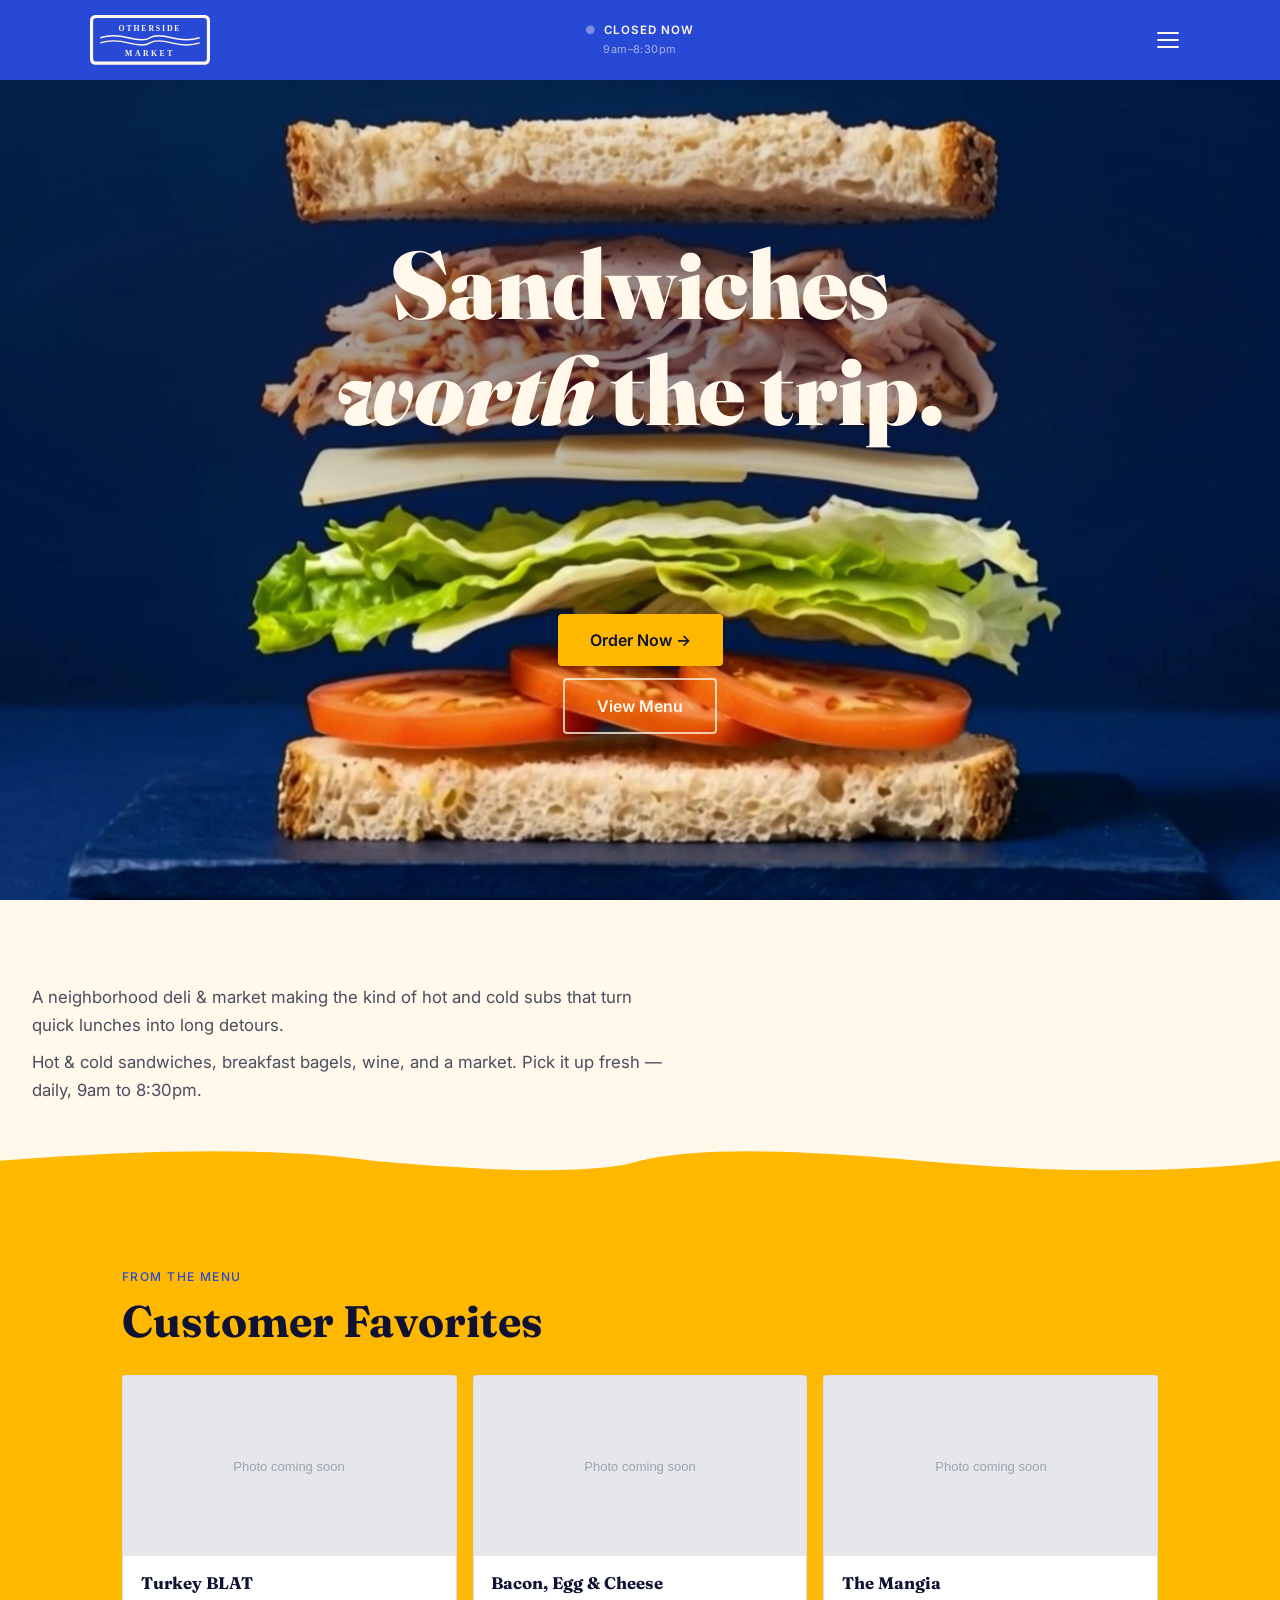
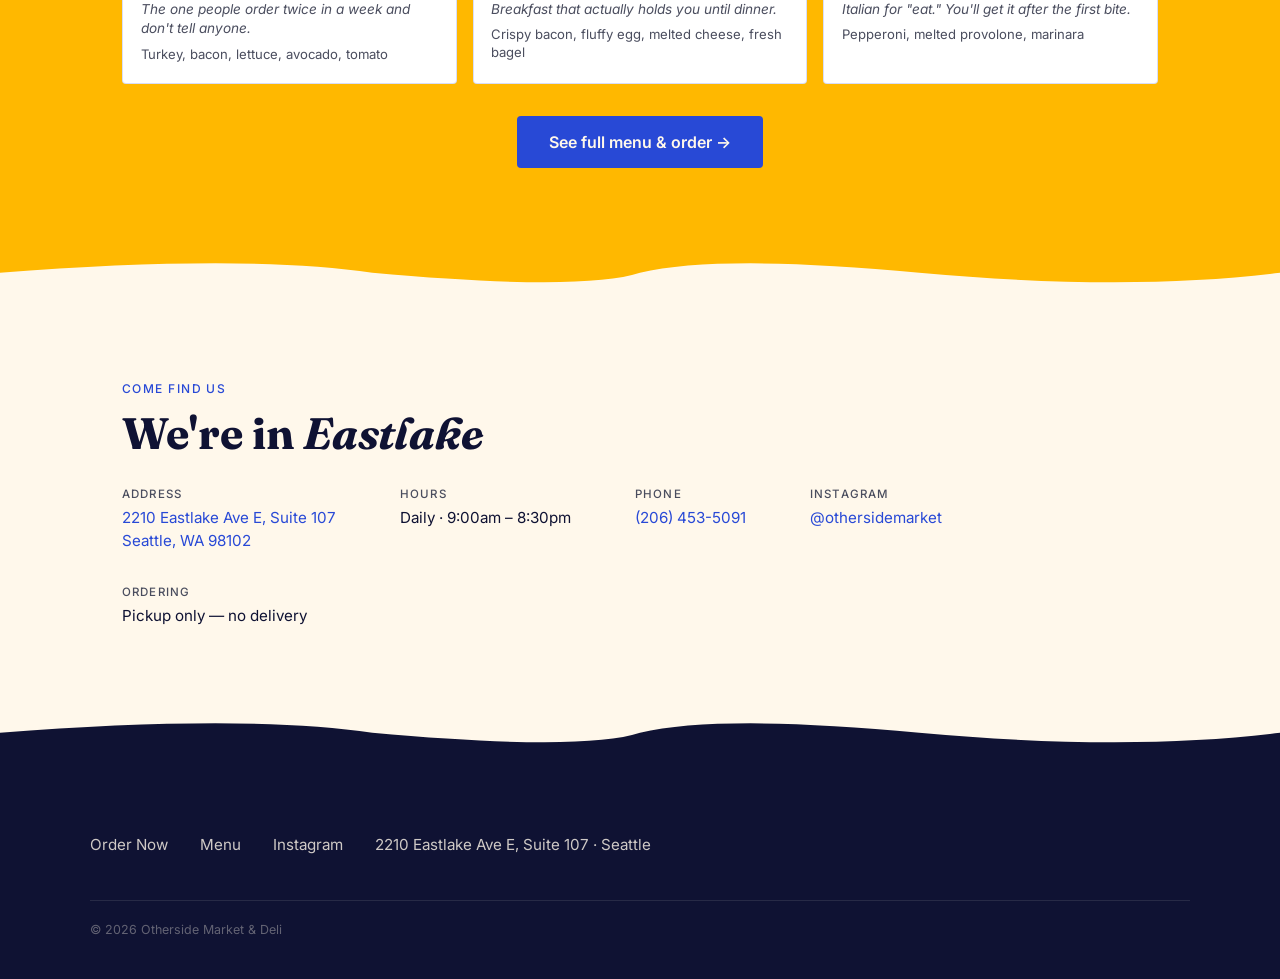
<file: index.html>
<!DOCTYPE html>
<html lang="en">
<head>
  <meta charset="UTF-8" />
  <meta name="viewport" content="width=device-width, initial-scale=1.0" />

  <!-- SEO -->
  <title>Otherside Market &amp; Deli — Eastlake, Seattle</title>
  <meta name="description" content="A neighborhood deli &amp; market in Eastlake, Seattle. Hot &amp; cold sandwiches, breakfast bagels, wine, and groceries. Order online for pickup." />
  <meta name="keywords" content="deli Seattle, sandwich shop Eastlake, Otherside Market, pickup order Seattle" />
  <link rel="canonical" href="https://www.othersidemarketdeli.com/" />

  <!-- Open Graph -->
  <meta property="og:type" content="website" />
  <meta property="og:site_name" content="Otherside Market &amp; Deli" />
  <meta property="og:title" content="Otherside Market &amp; Deli — Eastlake, Seattle" />
  <meta property="og:description" content="A neighborhood deli &amp; market in Eastlake, Seattle. Hot &amp; cold sandwiches, breakfast bagels, wine, and groceries." />
  <meta property="og:url" content="https://www.othersidemarketdeli.com/" />
  <meta property="og:image" content="https://www.othersidemarketdeli.com/images/og-image.jpg" />
  <meta property="og:image:width" content="1200" />
  <meta property="og:image:height" content="630" />

  <!-- Twitter / X -->
  <meta name="twitter:card" content="summary_large_image" />
  <meta name="twitter:title" content="Otherside Market &amp; Deli" />
  <meta name="twitter:description" content="A neighborhood deli &amp; market in Eastlake, Seattle." />
  <meta name="twitter:image" content="https://www.othersidemarketdeli.com/images/og-image.jpg" />

  <!-- Favicon (placeholder — swap when client provides assets) -->
  <link rel="icon" type="image/png" href="images/favicon.png" />
  <link rel="apple-touch-icon" href="images/apple-touch-icon.png" />

  <!-- Fonts -->
  <link rel="preconnect" href="https://fonts.googleapis.com" />
  <link rel="preconnect" href="https://fonts.gstatic.com" crossorigin />
  <link href="https://fonts.googleapis.com/css2?family=Fraunces:ital,opsz,wght@0,9..144,400;0,9..144,700;0,9..144,900;1,9..144,400;1,9..144,700&family=Inter:wght@400;500;600&display=swap" rel="stylesheet" />

  <link rel="stylesheet" href="css/styles.css" />
</head>
<body>

  <!-- ===== NAV ===== -->
  <header class="site-nav" role="navigation" aria-label="Main navigation">
    <div class="nav-inner">

      <a class="nav-logo" href="index.html" aria-label="Otherside Market &amp; Deli — home">
        <svg class="logo-svg" viewBox="0 0 116 48" xmlns="http://www.w3.org/2000/svg" aria-hidden="true" focusable="false">
          <rect width="116" height="48" rx="5" fill="#fff8eb"/>
          <rect x="3" y="3" width="110" height="42" rx="3" fill="#2849d6"/>
          <text x="58" y="15" text-anchor="middle" font-family="Georgia, 'Times New Roman', serif" font-size="7.5" font-weight="700" fill="#fff8eb" letter-spacing="1.8">OTHERSIDE</text>
          <path d="M10,22 Q22,18 37,22 Q52,26 58,22 Q64,18 79,22 Q94,26 106,22" fill="none" stroke="#fff8eb" stroke-width="1.4"/>
          <path d="M10,27 Q22,23 37,27 Q52,31 58,27 Q64,23 79,27 Q94,31 106,27" fill="none" stroke="#fff8eb" stroke-width="1.4"/>
          <text x="58" y="40" text-anchor="middle" font-family="Georgia, 'Times New Roman', serif" font-size="7.5" font-weight="700" fill="#fff8eb" letter-spacing="2.4">MARKET</text>
        </svg>
      </a>

      <div class="nav-status" aria-live="polite">
        <span class="open-now">OPEN NOW</span>
        <span class="nav-hours">9am–8:30pm</span>
      </div>

      <button class="hamburger-btn" id="hamburger-btn" aria-label="Open menu" aria-expanded="false">
        <svg class="icon-menu" width="22" height="16" viewBox="0 0 22 16" fill="none" aria-hidden="true">
          <rect y="0"  width="22" height="2" rx="1" fill="#fff8eb"/>
          <rect y="7"  width="22" height="2" rx="1" fill="#fff8eb"/>
          <rect y="14" width="22" height="2" rx="1" fill="#fff8eb"/>
        </svg>
        <svg class="icon-close" width="18" height="18" viewBox="0 0 18 18" fill="none" aria-hidden="true">
          <path d="M1 1L17 17M17 1L1 17" stroke="#fff8eb" stroke-width="2" stroke-linecap="round"/>
        </svg>
      </button>

      <nav class="nav-dropdown" id="nav-dropdown" aria-label="Site navigation" aria-hidden="true">
        <a class="dropdown-order-btn" href="pages/order.html">Order Now</a>
        <a class="dropdown-link" href="pages/menu.html">View Menu</a>
        <a class="dropdown-link" href="https://instagram.com/othersidemarket" target="_blank" rel="noopener noreferrer">
          <svg width="36" height="36" viewBox="0 0 24 24" fill="none" xmlns="http://www.w3.org/2000/svg" aria-hidden="true">
            <rect x="2" y="2" width="20" height="20" rx="5.5" stroke="#fff8eb" stroke-width="1.5"/>
            <circle cx="12" cy="12" r="4.5" stroke="#fff8eb" stroke-width="1.5"/>
            <circle cx="17.2" cy="6.8" r="1.1" fill="#fff8eb"/>
          </svg>
          Instagram
        </a>
      </nav>

    </div>
  </header>

  <!-- ===== HERO ===== -->
  <section class="hero" id="home" aria-labelledby="hero-headline">

    <!-- Scroll-driven sandwich frame sequence — fixed behind all hero content -->
    <div class="hero-video-bg" aria-hidden="true">
      <canvas id="sandwich-frame" class="hero-video"></canvas>
    </div>

    <div class="hero-image-full">
      <!-- Replace with real food/interior photo when available -->
      <img
        src="data:image/svg+xml,%3Csvg xmlns='http://www.w3.org/2000/svg' width='1200' height='600'%3E%3Crect width='1200' height='600' fill='%23c0cdff'/%3E%3Ctext x='600' y='305' font-family='sans-serif' font-size='16' fill='%232849d6' text-anchor='middle' opacity='0.5'%3EHero photo coming soon%3C/text%3E%3C/svg%3E"
        alt="Otherside Market &amp; Deli"
        width="1200"
        height="600"
      />
      <div class="hero-overlay">
        <h1 id="hero-headline">Sandwiches<br><em>worth</em> the trip.</h1>
        <div class="hero-actions">
          <a class="btn-primary" href="pages/order.html">Order Now →</a>
          <a class="btn-ghost" href="pages/menu.html">View Menu</a>
        </div>
      </div>
    </div>

  </section>

  <!-- wave: video → cream (cream fills from the bottom, video shows above) -->
  <div class="wave-divider wave-hero-to-cream" aria-hidden="true">
    <svg viewBox="0 0 110 44" preserveAspectRatio="none" height="52" xmlns="http://www.w3.org/2000/svg">
      <path fill="#fff8eb" d="M0,44 L0,21 Q21,5 32,21 Q50,37 55,21 Q62,5 79,21 Q97,37 110,21 L110,44 Z"/>
    </svg>
  </div>

  <div class="hero-caption">
    <p>A neighborhood deli &amp; market making the kind of hot and cold subs that turn quick lunches into long detours.</p>
    <p>Hot &amp; cold sandwiches, breakfast bagels, wine, and a market. Pick it up fresh — daily, 9am to 8:30pm.</p>
  </div>

  <!-- wave: cream → yellow -->
  <div class="wave-divider wave-to-yellow" aria-hidden="true">
    <svg viewBox="0 0 110 44" preserveAspectRatio="none" height="52" xmlns="http://www.w3.org/2000/svg">
      <path fill="#fff8eb" d="M0,0 L0,21 Q21,5 32,21 Q50,37 55,21 Q62,5 79,21 Q97,37 110,21 L110,0 Z"/>
    </svg>
  </div>

  <!-- ===== MENU HIGHLIGHTS ===== -->
  <section class="menu-highlights" id="menu" aria-labelledby="menu-heading">
    <div class="container">
    <span class="eyebrow reveal">From the menu</span>
    <h2 id="menu-heading" class="reveal">Customer Favorites</h2>

    <div class="highlights-grid">

      <article class="highlight-card reveal">
        <div class="highlight-card-img">
          <img
            src="data:image/svg+xml,%3Csvg xmlns='http://www.w3.org/2000/svg' width='400' height='180'%3E%3Crect width='400' height='180' fill='%23e5e7eb'/%3E%3Ctext x='200' y='95' font-family='sans-serif' font-size='13' fill='%239ca3af' text-anchor='middle'%3EPhoto coming soon%3C/text%3E%3C/svg%3E"
            alt="Turkey BLAT"
            width="400"
            height="180"
            loading="lazy"
          />
        </div>
        <div class="highlight-card-body">
          <h3>Turkey BLAT</h3>
          <p class="card-tagline">The one people order twice in a week and don't tell anyone.</p>
          <p class="card-ingredients-text">Turkey, bacon, lettuce, avocado, tomato</p>
        </div>
      </article>

      <article class="highlight-card reveal">
        <div class="highlight-card-img">
          <img
            src="data:image/svg+xml,%3Csvg xmlns='http://www.w3.org/2000/svg' width='400' height='180'%3E%3Crect width='400' height='180' fill='%23e5e7eb'/%3E%3Ctext x='200' y='95' font-family='sans-serif' font-size='13' fill='%239ca3af' text-anchor='middle'%3EPhoto coming soon%3C/text%3E%3C/svg%3E"
            alt="Bacon, Egg &amp; Cheese"
            width="400"
            height="180"
            loading="lazy"
          />
        </div>
        <div class="highlight-card-body">
          <h3>Bacon, Egg &amp; Cheese</h3>
          <p class="card-tagline">Breakfast that actually holds you until dinner.</p>
          <p class="card-ingredients-text">Crispy bacon, fluffy egg, melted cheese, fresh bagel</p>
        </div>
      </article>

      <article class="highlight-card reveal">
        <div class="highlight-card-img">
          <img
            src="data:image/svg+xml,%3Csvg xmlns='http://www.w3.org/2000/svg' width='400' height='180'%3E%3Crect width='400' height='180' fill='%23e5e7eb'/%3E%3Ctext x='200' y='95' font-family='sans-serif' font-size='13' fill='%239ca3af' text-anchor='middle'%3EPhoto coming soon%3C/text%3E%3C/svg%3E"
            alt="The Mangia"
            width="400"
            height="180"
            loading="lazy"
          />
        </div>
        <div class="highlight-card-body">
          <h3>The Mangia</h3>
          <p class="card-tagline">Italian for "eat." You'll get it after the first bite.</p>
          <p class="card-ingredients-text">Pepperoni, melted provolone, marinara</p>
        </div>
      </article>

    </div>

    <div class="highlights-cta reveal">
      <a class="btn-primary" href="pages/menu.html">See full menu &amp; order →</a>
    </div>
    </div><!-- /.container -->
  </section>

  <!-- wave: yellow → cream -->
  <div class="wave-divider wave-to-cream" aria-hidden="true">
    <svg viewBox="0 0 110 44" preserveAspectRatio="none" height="52" xmlns="http://www.w3.org/2000/svg">
      <path fill="#ffb800" d="M0,0 L0,21 Q21,5 32,21 Q50,37 55,21 Q62,5 79,21 Q97,37 110,21 L110,0 Z"/>
    </svg>
  </div>

  <!-- ===== VISIT ===== -->
  <section class="visit-section" id="visit" aria-labelledby="visit-heading">
    <div class="container">
      <span class="eyebrow reveal">Come find us</span>
      <h2 id="visit-heading" class="reveal">We're in <em>Eastlake</em></h2>

      <div class="visit-info reveal">
        <div class="visit-detail">
          <span class="visit-label">Address</span>
          <span class="visit-value">
            <a href="https://maps.apple.com/?q=2210+Eastlake+Ave+E,+Suite+107,+Seattle,+WA+98102" target="_blank" rel="noopener noreferrer">
              2210 Eastlake Ave E, Suite 107<br />Seattle, WA 98102
            </a>
          </span>
        </div>
        <div class="visit-detail">
          <span class="visit-label">Hours</span>
          <span class="visit-value">Daily · 9:00am – 8:30pm</span>
        </div>
        <div class="visit-detail">
          <span class="visit-label">Phone</span>
          <span class="visit-value">
            <a href="tel:+12064535091">(206) 453-5091</a>
          </span>
        </div>
        <div class="visit-detail">
          <span class="visit-label">Instagram</span>
          <span class="visit-value">
            <a href="https://instagram.com/othersidemarket" target="_blank" rel="noopener noreferrer">@othersidemarket</a>
          </span>
        </div>
        <div class="visit-detail">
          <span class="visit-label">Ordering</span>
          <span class="visit-value">Pickup only — no delivery</span>
        </div>
      </div>
    </div>
  </section>

  <!-- wave: cream → dark -->
  <div class="wave-divider wave-to-dark" aria-hidden="true">
    <svg viewBox="0 0 110 44" preserveAspectRatio="none" height="52" xmlns="http://www.w3.org/2000/svg">
      <path fill="#fff8eb" d="M0,0 L0,21 Q21,5 32,21 Q50,37 55,21 Q62,5 79,21 Q97,37 110,21 L110,0 Z"/>
    </svg>
  </div>

  <!-- ===== FOOTER ===== -->
  <footer class="site-footer" role="contentinfo">
    <div class="footer-inner">

      <nav class="footer-links" aria-label="Footer links">
        <a href="pages/order.html">Order Now</a>
        <a href="pages/menu.html">Menu</a>
        <a href="https://instagram.com/othersidemarket" target="_blank" rel="noopener noreferrer">Instagram</a>
        <a href="https://maps.apple.com/?q=2210+Eastlake+Ave+E,+Suite+107,+Seattle,+WA+98102" target="_blank" rel="noopener noreferrer">2210 Eastlake Ave E, Suite 107 · Seattle</a>
      </nav>

      <div class="footer-bottom">
        <span>© 2026 Otherside Market &amp; Deli</span>
      </div>

    </div>
  </footer>

  <!-- Local Business Schema -->
  <script type="application/ld+json">
  {
    "@context": "https://schema.org",
    "@type": "Restaurant",
    "name": "Otherside Market & Deli",
    "description": "A neighborhood deli and market in Eastlake, Seattle.",
    "url": "https://www.othersidemarketdeli.com",
    "telephone": "+12064535091",
    "address": {
      "@type": "PostalAddress",
      "streetAddress": "2210 Eastlake Ave E, Suite 107",
      "addressLocality": "Seattle",
      "addressRegion": "WA",
      "postalCode": "98102",
      "addressCountry": "US"
    },
    "geo": {
      "@type": "GeoCoordinates",
      "latitude": 47.6407,
      "longitude": -122.3246
    },
    "openingHours": "Mo-Su 09:00-20:30",
    "servesCuisine": ["Sandwiches", "Deli", "American"],
    "priceRange": "$$",
    "sameAs": ["https://www.instagram.com/othersidemarket/"]
  }
  </script>

  <script src="js/main.js"></script>
</body>
</html>
</file>
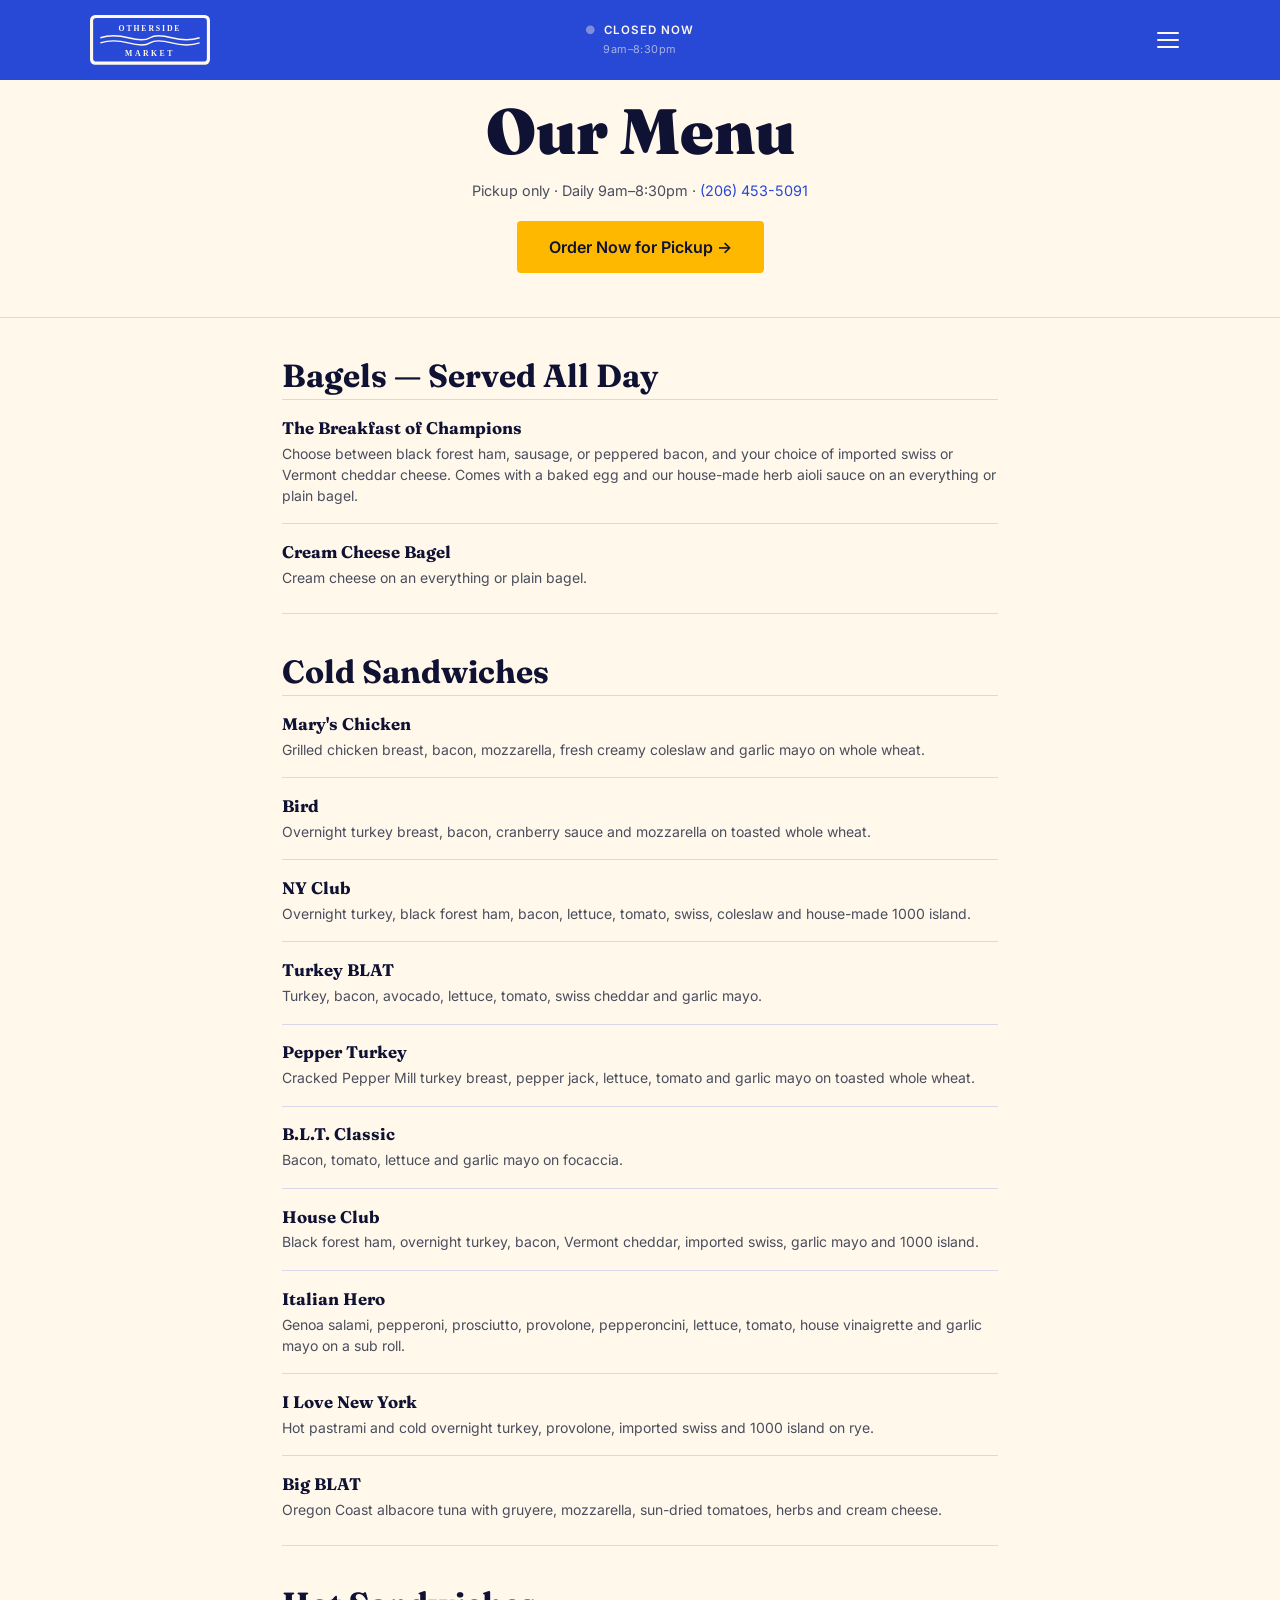
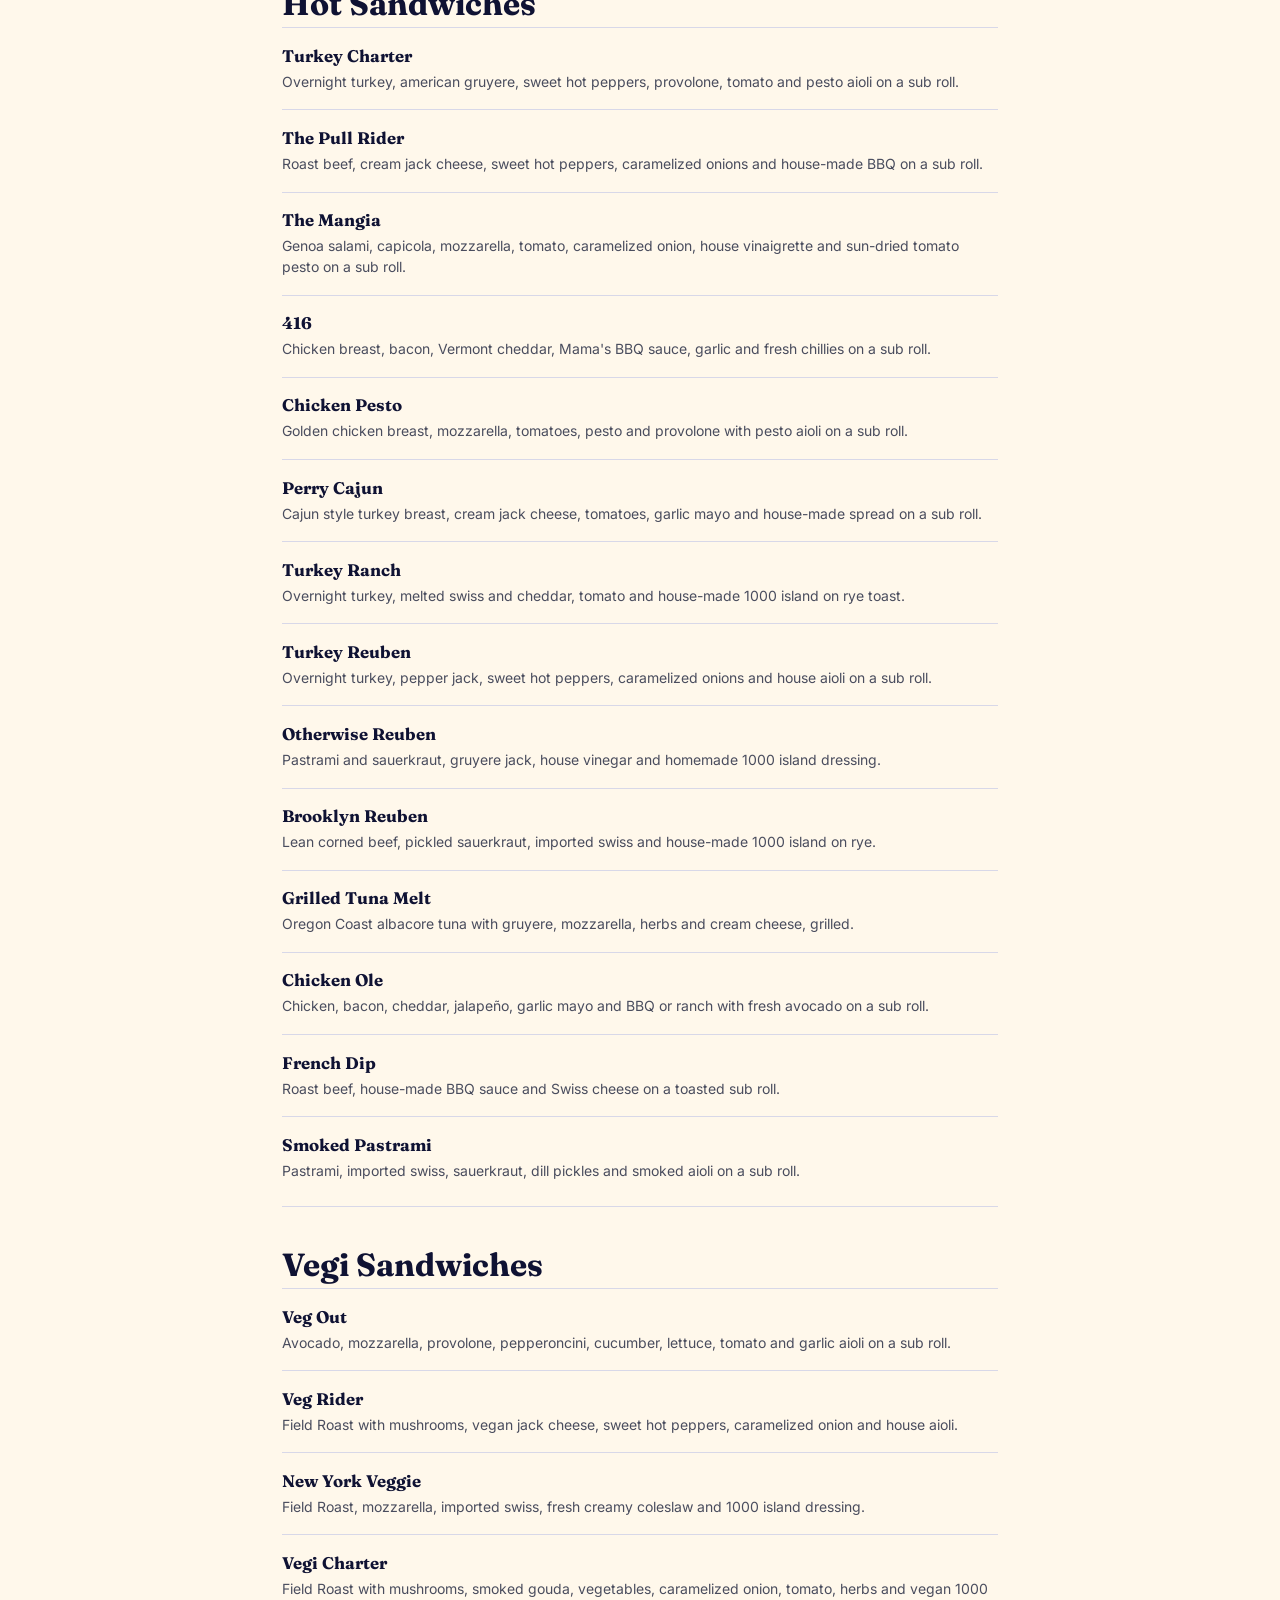
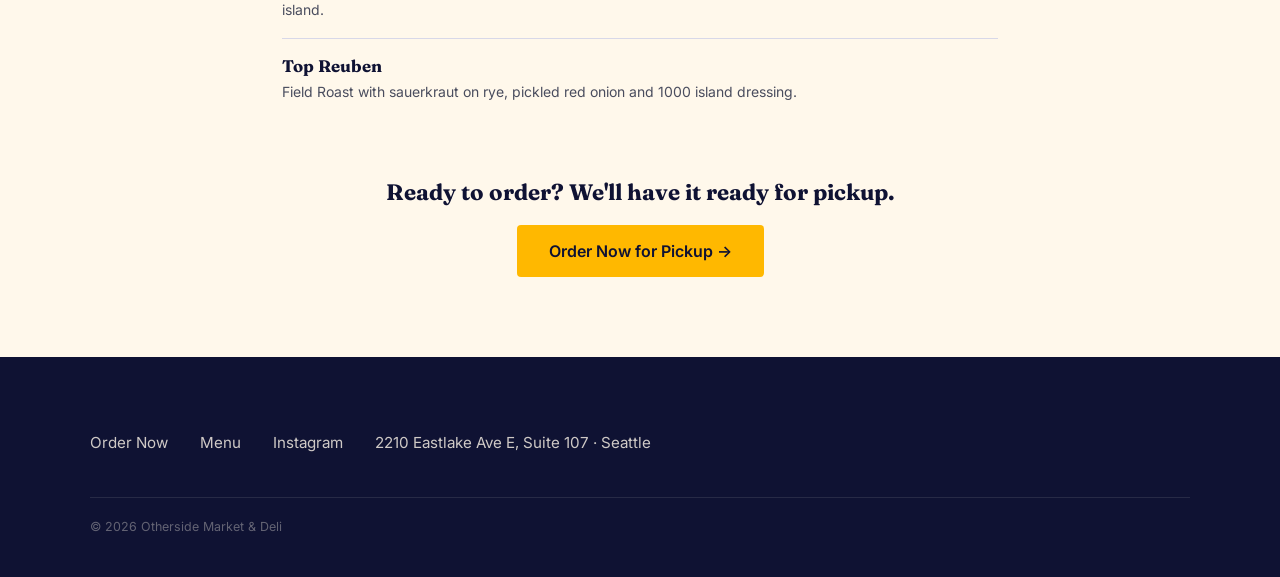
<file: pages/menu.html>
<!DOCTYPE html>
<html lang="en">
<head>
  <meta charset="UTF-8" />
  <meta name="viewport" content="width=device-width, initial-scale=1.0" />

  <title>Menu — Otherside Market &amp; Deli</title>
  <meta name="description" content="Full menu for Otherside Market &amp; Deli in Eastlake, Seattle. Breakfast bagels, hot &amp; cold sandwiches, and market items. Order online for pickup." />
  <link rel="canonical" href="https://www.othersidemarketdeli.com/pages/menu.html" />

  <meta property="og:type" content="website" />
  <meta property="og:site_name" content="Otherside Market &amp; Deli" />
  <meta property="og:title" content="Menu — Otherside Market &amp; Deli" />
  <meta property="og:description" content="Full menu for Otherside Market &amp; Deli in Eastlake, Seattle." />

  <link rel="icon" type="image/png" href="../images/favicon.png" />
  <link rel="apple-touch-icon" href="../images/apple-touch-icon.png" />

  <link rel="preconnect" href="https://fonts.googleapis.com" />
  <link rel="preconnect" href="https://fonts.gstatic.com" crossorigin />
  <link href="https://fonts.googleapis.com/css2?family=Fraunces:ital,opsz,wght@0,9..144,400;0,9..144,700;0,9..144,900;1,9..144,400;1,9..144,700&family=Inter:wght@400;500;600&display=swap" rel="stylesheet" />

  <link rel="stylesheet" href="../css/styles.css" />
  <link rel="stylesheet" href="../css/menu-page.css" />
</head>
<body>

  <!-- ===== NAV ===== -->
  <header class="site-nav" role="navigation" aria-label="Main navigation">
    <div class="nav-inner">

      <a class="nav-logo" href="../index.html" aria-label="Otherside Market &amp; Deli — home">
        <svg class="logo-svg" viewBox="0 0 116 48" xmlns="http://www.w3.org/2000/svg" aria-hidden="true" focusable="false">
          <rect width="116" height="48" rx="5" fill="#fff8eb"/>
          <rect x="3" y="3" width="110" height="42" rx="3" fill="#2849d6"/>
          <text x="58" y="15" text-anchor="middle" font-family="Georgia, 'Times New Roman', serif" font-size="7.5" font-weight="700" fill="#fff8eb" letter-spacing="1.8">OTHERSIDE</text>
          <path d="M10,22 Q22,18 37,22 Q52,26 58,22 Q64,18 79,22 Q94,26 106,22" fill="none" stroke="#fff8eb" stroke-width="1.4"/>
          <path d="M10,27 Q22,23 37,27 Q52,31 58,27 Q64,23 79,27 Q94,31 106,27" fill="none" stroke="#fff8eb" stroke-width="1.4"/>
          <text x="58" y="40" text-anchor="middle" font-family="Georgia, 'Times New Roman', serif" font-size="7.5" font-weight="700" fill="#fff8eb" letter-spacing="2.4">MARKET</text>
        </svg>
      </a>

      <div class="nav-status" aria-live="polite">
        <span class="open-now">OPEN NOW</span>
        <span class="nav-hours">9am–8:30pm</span>
      </div>

      <button class="hamburger-btn" id="hamburger-btn" aria-label="Open menu" aria-expanded="false">
        <svg class="icon-menu" width="22" height="16" viewBox="0 0 22 16" fill="none" aria-hidden="true">
          <rect y="0"  width="22" height="2" rx="1" fill="#fff8eb"/>
          <rect y="7"  width="22" height="2" rx="1" fill="#fff8eb"/>
          <rect y="14" width="22" height="2" rx="1" fill="#fff8eb"/>
        </svg>
        <svg class="icon-close" width="18" height="18" viewBox="0 0 18 18" fill="none" aria-hidden="true">
          <path d="M1 1L17 17M17 1L1 17" stroke="#fff8eb" stroke-width="2" stroke-linecap="round"/>
        </svg>
      </button>

      <nav class="nav-dropdown" id="nav-dropdown" aria-label="Site navigation" aria-hidden="true">
        <a class="dropdown-order-btn" href="order.html">Order Now</a>
        <a class="dropdown-link" href="menu.html">View Menu</a>
        <a class="dropdown-link" href="https://instagram.com/othersidemarket" target="_blank" rel="noopener noreferrer">
          <svg width="36" height="36" viewBox="0 0 24 24" fill="none" xmlns="http://www.w3.org/2000/svg" aria-hidden="true">
            <rect x="2" y="2" width="20" height="20" rx="5.5" stroke="#fff8eb" stroke-width="1.5"/>
            <circle cx="12" cy="12" r="4.5" stroke="#fff8eb" stroke-width="1.5"/>
            <circle cx="17.2" cy="6.8" r="1.1" fill="#fff8eb"/>
          </svg>
          Instagram
        </a>
      </nav>

    </div>
  </header>

  <!-- ===== PAGE HEADER ===== -->
  <div class="menu-page-header">
    <div class="menu-page-header-inner">
      <span class="eyebrow">Eastlake, Seattle</span>
      <h1>Our Menu</h1>
      <p class="menu-page-subtitle">Pickup only · Daily 9am–8:30pm · <a href="tel:+12064535091">(206) 453-5091</a></p>
      <a class="btn-primary" href="order.html">Order Now for Pickup →</a>
    </div>
  </div>

  <!-- ===== MENU CONTENT ===== -->
  <main class="menu-page-main">
    <div class="menu-page-inner">

      <!-- BAGELS -->
      <section class="menu-section-block" id="breakfast" aria-labelledby="heading-breakfast">
        <h2 id="heading-breakfast" class="menu-section-heading">Bagels — Served All Day</h2>
        <div class="menu-list">

          <div class="menu-list-item">
            <div class="menu-list-body">
              <div class="menu-list-header">
                <span class="menu-list-name">The Breakfast of Champions</span>
              </div>
              <p class="menu-list-desc">Choose between black forest ham, sausage, or peppered bacon, and your choice of imported swiss or Vermont cheddar cheese. Comes with a baked egg and our house-made herb aioli sauce on an everything or plain bagel.</p>
            </div>
          </div>

          <div class="menu-list-item">
            <div class="menu-list-body">
              <div class="menu-list-header">
                <span class="menu-list-name">Cream Cheese Bagel</span>
              </div>
              <p class="menu-list-desc">Cream cheese on an everything or plain bagel.</p>
            </div>
          </div>

        </div>
      </section>

      <!-- COLD SANDWICHES -->
      <section class="menu-section-block" id="cold-sandwiches" aria-labelledby="heading-cold">
        <h2 id="heading-cold" class="menu-section-heading">Cold Sandwiches</h2>
        <div class="menu-list">

          <div class="menu-list-item">
            <div class="menu-list-body">
              <div class="menu-list-header"><span class="menu-list-name">Mary's Chicken</span></div>
              <p class="menu-list-desc">Grilled chicken breast, bacon, mozzarella, fresh creamy coleslaw and garlic mayo on whole wheat.</p>
            </div>
          </div>

          <div class="menu-list-item">
            <div class="menu-list-body">
              <div class="menu-list-header"><span class="menu-list-name">Bird</span></div>
              <p class="menu-list-desc">Overnight turkey breast, bacon, cranberry sauce and mozzarella on toasted whole wheat.</p>
            </div>
          </div>

          <div class="menu-list-item">
            <div class="menu-list-body">
              <div class="menu-list-header"><span class="menu-list-name">NY Club</span></div>
              <p class="menu-list-desc">Overnight turkey, black forest ham, bacon, lettuce, tomato, swiss, coleslaw and house-made 1000 island.</p>
            </div>
          </div>

          <div class="menu-list-item">
            <div class="menu-list-body">
              <div class="menu-list-header"><span class="menu-list-name">Turkey BLAT</span></div>
              <p class="menu-list-desc">Turkey, bacon, avocado, lettuce, tomato, swiss cheddar and garlic mayo.</p>
            </div>
          </div>

          <div class="menu-list-item">
            <div class="menu-list-body">
              <div class="menu-list-header"><span class="menu-list-name">Pepper Turkey</span></div>
              <p class="menu-list-desc">Cracked Pepper Mill turkey breast, pepper jack, lettuce, tomato and garlic mayo on toasted whole wheat.</p>
            </div>
          </div>

          <div class="menu-list-item">
            <div class="menu-list-body">
              <div class="menu-list-header"><span class="menu-list-name">B.L.T. Classic</span></div>
              <p class="menu-list-desc">Bacon, tomato, lettuce and garlic mayo on focaccia.</p>
            </div>
          </div>

          <div class="menu-list-item">
            <div class="menu-list-body">
              <div class="menu-list-header"><span class="menu-list-name">House Club</span></div>
              <p class="menu-list-desc">Black forest ham, overnight turkey, bacon, Vermont cheddar, imported swiss, garlic mayo and 1000 island.</p>
            </div>
          </div>

          <div class="menu-list-item">
            <div class="menu-list-body">
              <div class="menu-list-header"><span class="menu-list-name">Italian Hero</span></div>
              <p class="menu-list-desc">Genoa salami, pepperoni, prosciutto, provolone, pepperoncini, lettuce, tomato, house vinaigrette and garlic mayo on a sub roll.</p>
            </div>
          </div>

          <div class="menu-list-item">
            <div class="menu-list-body">
              <div class="menu-list-header"><span class="menu-list-name">I Love New York</span></div>
              <p class="menu-list-desc">Hot pastrami and cold overnight turkey, provolone, imported swiss and 1000 island on rye.</p>
            </div>
          </div>

          <div class="menu-list-item">
            <div class="menu-list-body">
              <div class="menu-list-header"><span class="menu-list-name">Big BLAT</span></div>
              <p class="menu-list-desc">Oregon Coast albacore tuna with gruyere, mozzarella, sun-dried tomatoes, herbs and cream cheese.</p>
            </div>
          </div>

        </div>
      </section>

      <!-- HOT SANDWICHES -->
      <section class="menu-section-block" id="hot-sandwiches" aria-labelledby="heading-hot">
        <h2 id="heading-hot" class="menu-section-heading">Hot Sandwiches</h2>
        <div class="menu-list">

          <div class="menu-list-item">
            <div class="menu-list-body">
              <div class="menu-list-header"><span class="menu-list-name">Turkey Charter</span></div>
              <p class="menu-list-desc">Overnight turkey, american gruyere, sweet hot peppers, provolone, tomato and pesto aioli on a sub roll.</p>
            </div>
          </div>

          <div class="menu-list-item">
            <div class="menu-list-body">
              <div class="menu-list-header"><span class="menu-list-name">The Pull Rider</span></div>
              <p class="menu-list-desc">Roast beef, cream jack cheese, sweet hot peppers, caramelized onions and house-made BBQ on a sub roll.</p>
            </div>
          </div>

          <div class="menu-list-item">
            <div class="menu-list-body">
              <div class="menu-list-header"><span class="menu-list-name">The Mangia</span></div>
              <p class="menu-list-desc">Genoa salami, capicola, mozzarella, tomato, caramelized onion, house vinaigrette and sun-dried tomato pesto on a sub roll.</p>
            </div>
          </div>

          <div class="menu-list-item">
            <div class="menu-list-body">
              <div class="menu-list-header"><span class="menu-list-name">416</span></div>
              <p class="menu-list-desc">Chicken breast, bacon, Vermont cheddar, Mama's BBQ sauce, garlic and fresh chillies on a sub roll.</p>
            </div>
          </div>

          <div class="menu-list-item">
            <div class="menu-list-body">
              <div class="menu-list-header"><span class="menu-list-name">Chicken Pesto</span></div>
              <p class="menu-list-desc">Golden chicken breast, mozzarella, tomatoes, pesto and provolone with pesto aioli on a sub roll.</p>
            </div>
          </div>

          <div class="menu-list-item">
            <div class="menu-list-body">
              <div class="menu-list-header"><span class="menu-list-name">Perry Cajun</span></div>
              <p class="menu-list-desc">Cajun style turkey breast, cream jack cheese, tomatoes, garlic mayo and house-made spread on a sub roll.</p>
            </div>
          </div>

          <div class="menu-list-item">
            <div class="menu-list-body">
              <div class="menu-list-header"><span class="menu-list-name">Turkey Ranch</span></div>
              <p class="menu-list-desc">Overnight turkey, melted swiss and cheddar, tomato and house-made 1000 island on rye toast.</p>
            </div>
          </div>

          <div class="menu-list-item">
            <div class="menu-list-body">
              <div class="menu-list-header"><span class="menu-list-name">Turkey Reuben</span></div>
              <p class="menu-list-desc">Overnight turkey, pepper jack, sweet hot peppers, caramelized onions and house aioli on a sub roll.</p>
            </div>
          </div>

          <div class="menu-list-item">
            <div class="menu-list-body">
              <div class="menu-list-header"><span class="menu-list-name">Otherwise Reuben</span></div>
              <p class="menu-list-desc">Pastrami and sauerkraut, gruyere jack, house vinegar and homemade 1000 island dressing.</p>
            </div>
          </div>

          <div class="menu-list-item">
            <div class="menu-list-body">
              <div class="menu-list-header"><span class="menu-list-name">Brooklyn Reuben</span></div>
              <p class="menu-list-desc">Lean corned beef, pickled sauerkraut, imported swiss and house-made 1000 island on rye.</p>
            </div>
          </div>

          <div class="menu-list-item">
            <div class="menu-list-body">
              <div class="menu-list-header"><span class="menu-list-name">Grilled Tuna Melt</span></div>
              <p class="menu-list-desc">Oregon Coast albacore tuna with gruyere, mozzarella, herbs and cream cheese, grilled.</p>
            </div>
          </div>

          <div class="menu-list-item">
            <div class="menu-list-body">
              <div class="menu-list-header"><span class="menu-list-name">Chicken Ole</span></div>
              <p class="menu-list-desc">Chicken, bacon, cheddar, jalapeño, garlic mayo and BBQ or ranch with fresh avocado on a sub roll.</p>
            </div>
          </div>

          <div class="menu-list-item">
            <div class="menu-list-body">
              <div class="menu-list-header"><span class="menu-list-name">French Dip</span></div>
              <p class="menu-list-desc">Roast beef, house-made BBQ sauce and Swiss cheese on a toasted sub roll.</p>
            </div>
          </div>

          <div class="menu-list-item">
            <div class="menu-list-body">
              <div class="menu-list-header"><span class="menu-list-name">Smoked Pastrami</span></div>
              <p class="menu-list-desc">Pastrami, imported swiss, sauerkraut, dill pickles and smoked aioli on a sub roll.</p>
            </div>
          </div>

        </div>
      </section>

      <!-- VEGI SANDWICHES -->
      <section class="menu-section-block" id="vegi-sandwiches" aria-labelledby="heading-vegi">
        <h2 id="heading-vegi" class="menu-section-heading">Vegi Sandwiches</h2>
        <div class="menu-list">

          <div class="menu-list-item">
            <div class="menu-list-body">
              <div class="menu-list-header"><span class="menu-list-name">Veg Out</span></div>
              <p class="menu-list-desc">Avocado, mozzarella, provolone, pepperoncini, cucumber, lettuce, tomato and garlic aioli on a sub roll.</p>
            </div>
          </div>

          <div class="menu-list-item">
            <div class="menu-list-body">
              <div class="menu-list-header"><span class="menu-list-name">Veg Rider</span></div>
              <p class="menu-list-desc">Field Roast with mushrooms, vegan jack cheese, sweet hot peppers, caramelized onion and house aioli.</p>
            </div>
          </div>

          <div class="menu-list-item">
            <div class="menu-list-body">
              <div class="menu-list-header"><span class="menu-list-name">New York Veggie</span></div>
              <p class="menu-list-desc">Field Roast, mozzarella, imported swiss, fresh creamy coleslaw and 1000 island dressing.</p>
            </div>
          </div>

          <div class="menu-list-item">
            <div class="menu-list-body">
              <div class="menu-list-header"><span class="menu-list-name">Vegi Charter</span></div>
              <p class="menu-list-desc">Field Roast with mushrooms, smoked gouda, vegetables, caramelized onion, tomato, herbs and vegan 1000 island.</p>
            </div>
          </div>

          <div class="menu-list-item">
            <div class="menu-list-body">
              <div class="menu-list-header"><span class="menu-list-name">Top Reuben</span></div>
              <p class="menu-list-desc">Field Roast with sauerkraut on rye, pickled red onion and 1000 island dressing.</p>
            </div>
          </div>

        </div>
      </section>

      <!-- ORDER CTA -->
      <div class="menu-order-cta">
        <p>Ready to order? We'll have it ready for pickup.</p>
        <a class="btn-primary" href="order.html">Order Now for Pickup →</a>
      </div>

    </div>
  </main>

  <!-- ===== FOOTER ===== -->
  <footer class="site-footer" role="contentinfo">
    <div class="footer-inner">
      <nav class="footer-links" aria-label="Footer links">
        <a href="order.html">Order Now</a>
        <a href="menu.html">Menu</a>
        <a href="https://instagram.com/othersidemarket" target="_blank" rel="noopener noreferrer">Instagram</a>
        <a href="https://maps.apple.com/?q=2210+Eastlake+Ave+E,+Suite+107,+Seattle,+WA+98102" target="_blank" rel="noopener noreferrer">2210 Eastlake Ave E, Suite 107 · Seattle</a>
      </nav>
      <div class="footer-bottom">
        <span>© 2026 Otherside Market &amp; Deli</span>
      </div>
    </div>
  </footer>

  <script src="../js/main.js"></script>
</body>
</html>
</file>
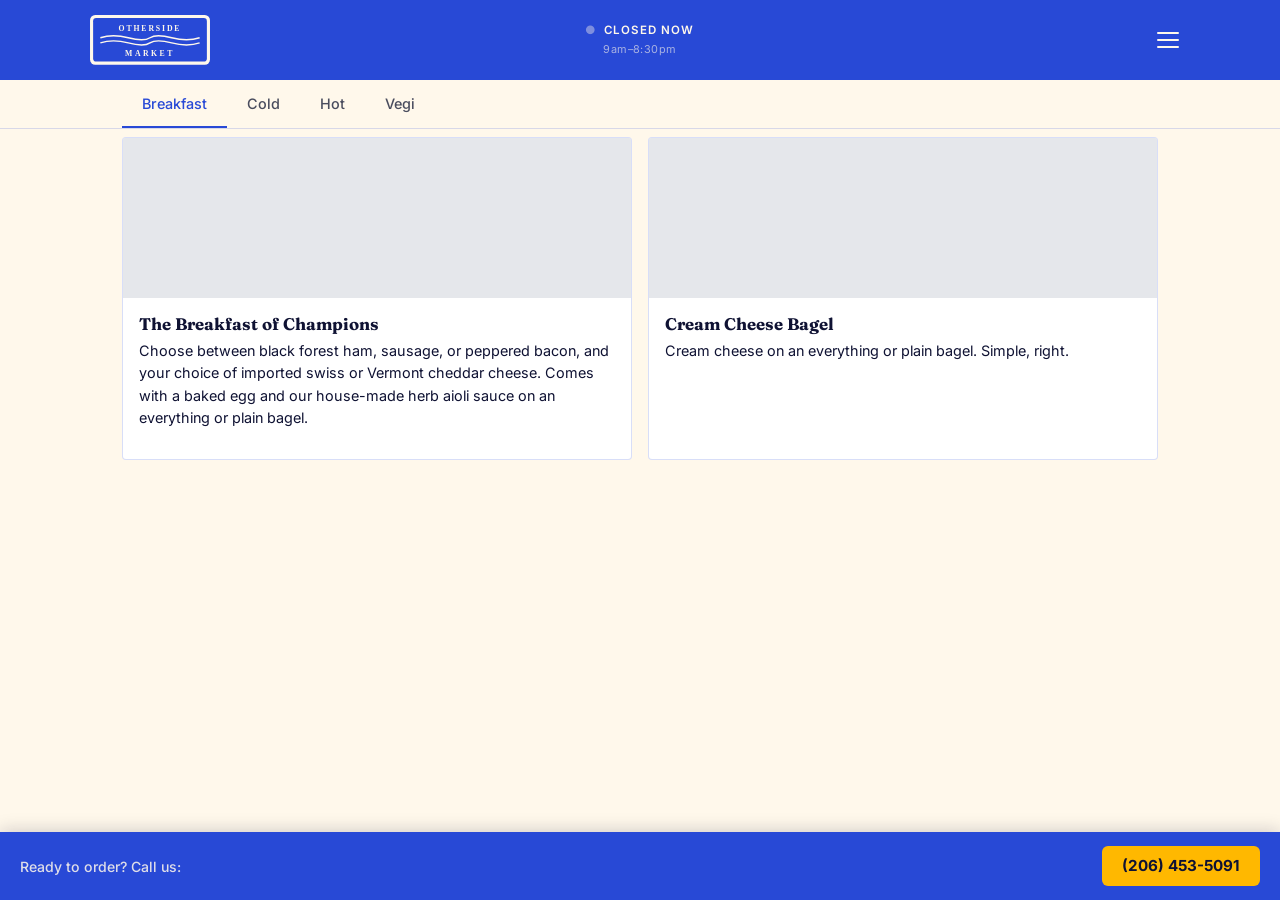
<file: pages/order.html>
<!DOCTYPE html>
<html lang="en">
<head>
  <meta charset="UTF-8" />
  <meta name="viewport" content="width=device-width, initial-scale=1.0" />

  <!-- SEO -->
  <title>Order Online — Otherside Market &amp; Deli</title>
  <meta name="description" content="Order sandwiches and deli items online for pickup at Otherside Market &amp; Deli in Eastlake, Seattle. Daily 9am–8:30pm." />
  <link rel="canonical" href="https://www.othersidemarketdeli.com/pages/order.html" />

  <!-- Open Graph -->
  <meta property="og:type" content="website" />
  <meta property="og:site_name" content="Otherside Market &amp; Deli" />
  <meta property="og:title" content="Order Online — Otherside Market &amp; Deli" />
  <meta property="og:description" content="Order sandwiches and deli items online for pickup at Otherside Market &amp; Deli in Eastlake, Seattle." />
  <meta property="og:url" content="https://www.othersidemarketdeli.com/pages/order.html" />
  <meta property="og:image" content="https://www.othersidemarketdeli.com/images/og-image.jpg" />

  <!-- Favicon (placeholder) -->
  <link rel="icon" type="image/png" href="../images/favicon.png" />
  <link rel="apple-touch-icon" href="../images/apple-touch-icon.png" />

  <!-- Fonts -->
  <link rel="preconnect" href="https://fonts.googleapis.com" />
  <link rel="preconnect" href="https://fonts.gstatic.com" crossorigin />
  <link href="https://fonts.googleapis.com/css2?family=Fraunces:ital,opsz,wght@0,9..144,400;0,9..144,700;0,9..144,900;1,9..144,400;1,9..144,700&family=Inter:wght@400;500;600&display=swap" rel="stylesheet" />

  <link rel="stylesheet" href="../css/styles.css" />
</head>
<body>

  <!-- ===== NAV ===== -->
  <header class="site-nav" role="navigation" aria-label="Main navigation">
    <div class="nav-inner">

      <a class="nav-logo" href="../index.html" aria-label="Otherside Market &amp; Deli — home">
        <svg class="logo-svg" viewBox="0 0 116 48" xmlns="http://www.w3.org/2000/svg" aria-hidden="true" focusable="false">
          <rect width="116" height="48" rx="5" fill="#fff8eb"/>
          <rect x="3" y="3" width="110" height="42" rx="3" fill="#2849d6"/>
          <text x="58" y="15" text-anchor="middle" font-family="Georgia, 'Times New Roman', serif" font-size="7.5" font-weight="700" fill="#fff8eb" letter-spacing="1.8">OTHERSIDE</text>
          <path d="M10,22 Q22,18 37,22 Q52,26 58,22 Q64,18 79,22 Q94,26 106,22" fill="none" stroke="#fff8eb" stroke-width="1.4"/>
          <path d="M10,27 Q22,23 37,27 Q52,31 58,27 Q64,23 79,27 Q94,31 106,27" fill="none" stroke="#fff8eb" stroke-width="1.4"/>
          <text x="58" y="40" text-anchor="middle" font-family="Georgia, 'Times New Roman', serif" font-size="7.5" font-weight="700" fill="#fff8eb" letter-spacing="2.4">MARKET</text>
        </svg>
      </a>

      <div class="nav-status" aria-live="polite">
        <span class="open-now">OPEN NOW</span>
        <span class="nav-hours">9am–8:30pm</span>
      </div>

      <button class="hamburger-btn" id="hamburger-btn" aria-label="Open menu" aria-expanded="false">
        <svg class="icon-menu" width="22" height="16" viewBox="0 0 22 16" fill="none" aria-hidden="true">
          <rect y="0"  width="22" height="2" rx="1" fill="#fff8eb"/>
          <rect y="7"  width="22" height="2" rx="1" fill="#fff8eb"/>
          <rect y="14" width="22" height="2" rx="1" fill="#fff8eb"/>
        </svg>
        <svg class="icon-close" width="18" height="18" viewBox="0 0 18 18" fill="none" aria-hidden="true">
          <path d="M1 1L17 17M17 1L1 17" stroke="#fff8eb" stroke-width="2" stroke-linecap="round"/>
        </svg>
      </button>

      <nav class="nav-dropdown" id="nav-dropdown" aria-label="Site navigation" aria-hidden="true">
        <a class="dropdown-order-btn" href="order.html">Order Now</a>
        <a class="dropdown-link" href="menu.html">View Menu</a>
        <a class="dropdown-link" href="https://instagram.com/othersidemarket" target="_blank" rel="noopener noreferrer">
          <svg width="36" height="36" viewBox="0 0 24 24" fill="none" xmlns="http://www.w3.org/2000/svg" aria-hidden="true">
            <rect x="2" y="2" width="20" height="20" rx="5.5" stroke="#fff8eb" stroke-width="1.5"/>
            <circle cx="12" cy="12" r="4.5" stroke="#fff8eb" stroke-width="1.5"/>
            <circle cx="17.2" cy="6.8" r="1.1" fill="#fff8eb"/>
          </svg>
          Instagram
        </a>
      </nav>

    </div>
  </header>

  <!-- ===== CATEGORY TABS ===== -->
  <div class="category-tabs-wrap" role="tablist" aria-label="Menu categories">
    <div class="category-tabs">
      <button class="tab-btn active" data-tab="breakfast"        role="tab" aria-selected="true"  aria-controls="cat-breakfast">Breakfast</button>
      <button class="tab-btn"        data-tab="cold-sandwiches" role="tab" aria-selected="false" aria-controls="cat-cold-sandwiches">Cold</button>
      <button class="tab-btn"        data-tab="hot-sandwiches"  role="tab" aria-selected="false" aria-controls="cat-hot-sandwiches">Hot</button>
      <button class="tab-btn"        data-tab="vegi-sandwiches" role="tab" aria-selected="false" aria-controls="cat-vegi-sandwiches">Vegi</button>
    </div>
  </div>

  <!-- ===== SCREEN: MENU ===== -->
  <div class="order-screen active" id="screen-menu">
    <div class="menu-screen-inner">

      <!-- BREAKFAST -->
      <div class="menu-category active" id="cat-breakfast" role="tabpanel" aria-labelledby="tab-breakfast">
        <h2 class="menu-category-title">Bagels — Served All Day</h2>
        <div class="menu-grid">

          <div class="menu-item-card">
            <div class="menu-item-img">
              <img src="data:image/svg+xml,%3Csvg xmlns='http://www.w3.org/2000/svg' width='400' height='160'%3E%3Crect width='400' height='160' fill='%23e5e7eb'/%3E%3C/svg%3E"
                   alt="The Breakfast of Champions" width="400" height="160" loading="lazy" />
            </div>
            <div class="menu-item-body">
              <div class="menu-item-header">
                <span class="menu-item-name">The Breakfast of Champions</span>
                
              </div>
              <p class="menu-item-desc">Choose between black forest ham, sausage, or peppered bacon, and your choice of imported swiss or Vermont cheddar cheese. Comes with a baked egg and our house-made herb aioli sauce on an everything or plain bagel.</p>
            </div>
          </div>

          <div class="menu-item-card">
            <div class="menu-item-img">
              <img src="data:image/svg+xml,%3Csvg xmlns='http://www.w3.org/2000/svg' width='400' height='160'%3E%3Crect width='400' height='160' fill='%23e5e7eb'/%3E%3C/svg%3E"
                   alt="Cream Cheese Bagel" width="400" height="160" loading="lazy" />
            </div>
            <div class="menu-item-body">
              <div class="menu-item-header">
                <span class="menu-item-name">Cream Cheese Bagel</span>
                
              </div>
              <p class="menu-item-desc">Cream cheese on an everything or plain bagel. Simple, right.</p>
            </div>
          </div>

        </div>
      </div><!-- /breakfast -->

      <!-- COLD SANDWICHES -->
      <div class="menu-category" id="cat-cold-sandwiches" role="tabpanel" aria-labelledby="tab-cold-sandwiches">
        <h2 class="menu-category-title">Cold Sandwiches</h2>
        <div class="menu-grid">

          <div class="menu-item-card">
            <div class="menu-item-img">
              <img src="data:image/svg+xml,%3Csvg xmlns='http://www.w3.org/2000/svg' width='400' height='160'%3E%3Crect width='400' height='160' fill='%23e5e7eb'/%3E%3C/svg%3E"
                   alt="Mary's Chicken" width="400" height="160" loading="lazy" />
            </div>
            <div class="menu-item-body">
              <div class="menu-item-header">
                <span class="menu-item-name">Mary's Chicken</span>
                
              </div>
              <p class="menu-item-desc">Grilled chicken breast, bacon, mozzarella, fresh creamy coleslaw and garlic mayo on whole wheat.</p>
            </div>
          </div>

          <div class="menu-item-card">
            <div class="menu-item-img">
              <img src="data:image/svg+xml,%3Csvg xmlns='http://www.w3.org/2000/svg' width='400' height='160'%3E%3Crect width='400' height='160' fill='%23e5e7eb'/%3E%3C/svg%3E"
                   alt="Bird" width="400" height="160" loading="lazy" />
            </div>
            <div class="menu-item-body">
              <div class="menu-item-header">
                <span class="menu-item-name">Bird</span>
                
              </div>
              <p class="menu-item-desc">Overnight turkey breast, bacon, cranberry sauce and mozzarella on toasted whole wheat.</p>
            </div>
          </div>

          <div class="menu-item-card">
            <div class="menu-item-img">
              <img src="data:image/svg+xml,%3Csvg xmlns='http://www.w3.org/2000/svg' width='400' height='160'%3E%3Crect width='400' height='160' fill='%23e5e7eb'/%3E%3C/svg%3E"
                   alt="NY Club" width="400" height="160" loading="lazy" />
            </div>
            <div class="menu-item-body">
              <div class="menu-item-header">
                <span class="menu-item-name">NY Club</span>
                
              </div>
              <p class="menu-item-desc">Overnight turkey, black forest ham, bacon, lettuce, tomato, swiss, coleslaw and house-made 1000 island.</p>
            </div>
          </div>

          <div class="menu-item-card">
            <div class="menu-item-img">
              <img src="data:image/svg+xml,%3Csvg xmlns='http://www.w3.org/2000/svg' width='400' height='160'%3E%3Crect width='400' height='160' fill='%23e5e7eb'/%3E%3C/svg%3E"
                   alt="Turkey BLAT" width="400" height="160" loading="lazy" />
            </div>
            <div class="menu-item-body">
              <div class="menu-item-header">
                <span class="menu-item-name">Turkey BLAT</span>
                
              </div>
              <p class="menu-item-desc">Turkey, bacon, avocado, lettuce, tomato, swiss cheddar and garlic mayo.</p>
            </div>
          </div>

          <div class="menu-item-card">
            <div class="menu-item-img">
              <img src="data:image/svg+xml,%3Csvg xmlns='http://www.w3.org/2000/svg' width='400' height='160'%3E%3Crect width='400' height='160' fill='%23e5e7eb'/%3E%3C/svg%3E"
                   alt="Pepper Turkey" width="400" height="160" loading="lazy" />
            </div>
            <div class="menu-item-body">
              <div class="menu-item-header">
                <span class="menu-item-name">Pepper Turkey</span>
                
              </div>
              <p class="menu-item-desc">Cracked Pepper Mill turkey breast, pepper jack, lettuce, tomato and garlic mayo on toasted whole wheat.</p>
            </div>
          </div>

          <div class="menu-item-card">
            <div class="menu-item-img">
              <img src="data:image/svg+xml,%3Csvg xmlns='http://www.w3.org/2000/svg' width='400' height='160'%3E%3Crect width='400' height='160' fill='%23e5e7eb'/%3E%3C/svg%3E"
                   alt="B.L.T. Classic" width="400" height="160" loading="lazy" />
            </div>
            <div class="menu-item-body">
              <div class="menu-item-header">
                <span class="menu-item-name">B.L.T. Classic</span>
                
              </div>
              <p class="menu-item-desc">Bacon, tomato, lettuce and garlic mayo on focaccia.</p>
            </div>
          </div>

          <div class="menu-item-card">
            <div class="menu-item-img">
              <img src="data:image/svg+xml,%3Csvg xmlns='http://www.w3.org/2000/svg' width='400' height='160'%3E%3Crect width='400' height='160' fill='%23e5e7eb'/%3E%3C/svg%3E"
                   alt="House Club" width="400" height="160" loading="lazy" />
            </div>
            <div class="menu-item-body">
              <div class="menu-item-header">
                <span class="menu-item-name">House Club</span>
                
              </div>
              <p class="menu-item-desc">Black forest ham, overnight turkey, bacon, Vermont cheddar, imported swiss, garlic mayo and 1000 island.</p>
            </div>
          </div>

          <div class="menu-item-card">
            <div class="menu-item-img">
              <img src="data:image/svg+xml,%3Csvg xmlns='http://www.w3.org/2000/svg' width='400' height='160'%3E%3Crect width='400' height='160' fill='%23e5e7eb'/%3E%3C/svg%3E"
                   alt="Italian Hero" width="400" height="160" loading="lazy" />
            </div>
            <div class="menu-item-body">
              <div class="menu-item-header">
                <span class="menu-item-name">Italian Hero</span>
                
              </div>
              <p class="menu-item-desc">Genoa salami, pepperoni, prosciutto, provolone, pepperoncini, lettuce, tomato, house vinaigrette and garlic mayo on a sub roll.</p>
            </div>
          </div>

          <div class="menu-item-card">
            <div class="menu-item-img">
              <img src="data:image/svg+xml,%3Csvg xmlns='http://www.w3.org/2000/svg' width='400' height='160'%3E%3Crect width='400' height='160' fill='%23e5e7eb'/%3E%3C/svg%3E"
                   alt="I Love New York" width="400" height="160" loading="lazy" />
            </div>
            <div class="menu-item-body">
              <div class="menu-item-header">
                <span class="menu-item-name">I Love New York</span>
                
              </div>
              <p class="menu-item-desc">Hot pastrami and cold overnight turkey, provolone, imported swiss and 1000 island on rye.</p>
            </div>
          </div>

          <div class="menu-item-card">
            <div class="menu-item-img">
              <img src="data:image/svg+xml,%3Csvg xmlns='http://www.w3.org/2000/svg' width='400' height='160'%3E%3Crect width='400' height='160' fill='%23e5e7eb'/%3E%3C/svg%3E"
                   alt="Big BLAT" width="400" height="160" loading="lazy" />
            </div>
            <div class="menu-item-body">
              <div class="menu-item-header">
                <span class="menu-item-name">Big BLAT</span>
                
              </div>
              <p class="menu-item-desc">Oregon Coast albacore tuna with gruyere, mozzarella, sun-dried tomatoes, herbs and cream cheese.</p>
            </div>
          </div>

        </div>
      </div><!-- /cold-sandwiches -->

      <!-- HOT SANDWICHES -->
      <div class="menu-category" id="cat-hot-sandwiches" role="tabpanel" aria-labelledby="tab-hot-sandwiches">
        <h2 class="menu-category-title">Hot Sandwiches</h2>
        <div class="menu-grid">

          <div class="menu-item-card">
            <div class="menu-item-img">
              <img src="data:image/svg+xml,%3Csvg xmlns='http://www.w3.org/2000/svg' width='400' height='160'%3E%3Crect width='400' height='160' fill='%23e5e7eb'/%3E%3C/svg%3E"
                   alt="Turkey Charter" width="400" height="160" loading="lazy" />
            </div>
            <div class="menu-item-body">
              <div class="menu-item-header">
                <span class="menu-item-name">Turkey Charter</span>
                
              </div>
              <p class="menu-item-desc">Overnight turkey, american gruyere, sweet hot peppers, provolone, tomato and pesto aioli on a sub roll.</p>
            </div>
          </div>

          <div class="menu-item-card">
            <div class="menu-item-img">
              <img src="data:image/svg+xml,%3Csvg xmlns='http://www.w3.org/2000/svg' width='400' height='160'%3E%3Crect width='400' height='160' fill='%23e5e7eb'/%3E%3C/svg%3E"
                   alt="The Pull Rider" width="400" height="160" loading="lazy" />
            </div>
            <div class="menu-item-body">
              <div class="menu-item-header">
                <span class="menu-item-name">The Pull Rider</span>
                
              </div>
              <p class="menu-item-desc">Roast beef, cream jack cheese, sweet hot peppers, caramelized onions and house-made BBQ on a sub roll.</p>
            </div>
          </div>

          <div class="menu-item-card">
            <div class="menu-item-img">
              <img src="data:image/svg+xml,%3Csvg xmlns='http://www.w3.org/2000/svg' width='400' height='160'%3E%3Crect width='400' height='160' fill='%23e5e7eb'/%3E%3C/svg%3E"
                   alt="The Mangia" width="400" height="160" loading="lazy" />
            </div>
            <div class="menu-item-body">
              <div class="menu-item-header">
                <span class="menu-item-name">The Mangia</span>
                
              </div>
              <p class="menu-item-desc">Genoa salami, capicola, mozzarella, tomato, caramelized onion, house vinaigrette and sun-dried tomato pesto on a sub roll.</p>
            </div>
          </div>

          <div class="menu-item-card">
            <div class="menu-item-img">
              <img src="data:image/svg+xml,%3Csvg xmlns='http://www.w3.org/2000/svg' width='400' height='160'%3E%3Crect width='400' height='160' fill='%23e5e7eb'/%3E%3C/svg%3E"
                   alt="416" width="400" height="160" loading="lazy" />
            </div>
            <div class="menu-item-body">
              <div class="menu-item-header">
                <span class="menu-item-name">416</span>
                
              </div>
              <p class="menu-item-desc">Chicken breast, bacon, Vermont cheddar, Mama's BBQ sauce, garlic and fresh chillies on a sub roll.</p>
            </div>
          </div>

          <div class="menu-item-card">
            <div class="menu-item-img">
              <img src="data:image/svg+xml,%3Csvg xmlns='http://www.w3.org/2000/svg' width='400' height='160'%3E%3Crect width='400' height='160' fill='%23e5e7eb'/%3E%3C/svg%3E"
                   alt="Chicken Pesto" width="400" height="160" loading="lazy" />
            </div>
            <div class="menu-item-body">
              <div class="menu-item-header">
                <span class="menu-item-name">Chicken Pesto</span>
                
              </div>
              <p class="menu-item-desc">Golden chicken breast, mozzarella, tomatoes, pesto and provolone with pesto aioli on a sub roll.</p>
            </div>
          </div>

          <div class="menu-item-card">
            <div class="menu-item-img">
              <img src="data:image/svg+xml,%3Csvg xmlns='http://www.w3.org/2000/svg' width='400' height='160'%3E%3Crect width='400' height='160' fill='%23e5e7eb'/%3E%3C/svg%3E"
                   alt="Perry Cajun" width="400" height="160" loading="lazy" />
            </div>
            <div class="menu-item-body">
              <div class="menu-item-header">
                <span class="menu-item-name">Perry Cajun</span>
                
              </div>
              <p class="menu-item-desc">Cajun style turkey breast, cream jack cheese, tomatoes, garlic mayo and house-made spread on a sub roll.</p>
            </div>
          </div>

          <div class="menu-item-card">
            <div class="menu-item-img">
              <img src="data:image/svg+xml,%3Csvg xmlns='http://www.w3.org/2000/svg' width='400' height='160'%3E%3Crect width='400' height='160' fill='%23e5e7eb'/%3E%3C/svg%3E"
                   alt="Turkey Ranch" width="400" height="160" loading="lazy" />
            </div>
            <div class="menu-item-body">
              <div class="menu-item-header">
                <span class="menu-item-name">Turkey Ranch</span>
                
              </div>
              <p class="menu-item-desc">Overnight turkey, melted swiss and cheddar, tomato and house-made 1000 island on rye toast.</p>
            </div>
          </div>

          <div class="menu-item-card">
            <div class="menu-item-img">
              <img src="data:image/svg+xml,%3Csvg xmlns='http://www.w3.org/2000/svg' width='400' height='160'%3E%3Crect width='400' height='160' fill='%23e5e7eb'/%3E%3C/svg%3E"
                   alt="Turkey Reuben" width="400" height="160" loading="lazy" />
            </div>
            <div class="menu-item-body">
              <div class="menu-item-header">
                <span class="menu-item-name">Turkey Reuben</span>
                
              </div>
              <p class="menu-item-desc">Overnight turkey, pepper jack, sweet hot peppers, caramelized onions and house aioli on a sub roll.</p>
            </div>
          </div>

          <div class="menu-item-card">
            <div class="menu-item-img">
              <img src="data:image/svg+xml,%3Csvg xmlns='http://www.w3.org/2000/svg' width='400' height='160'%3E%3Crect width='400' height='160' fill='%23e5e7eb'/%3E%3C/svg%3E"
                   alt="Otherwise Reuben" width="400" height="160" loading="lazy" />
            </div>
            <div class="menu-item-body">
              <div class="menu-item-header">
                <span class="menu-item-name">Otherwise Reuben</span>
                
              </div>
              <p class="menu-item-desc">Pastrami and sauerkraut, gruyere jack, house vinegar and homemade 1000 island dressing.</p>
            </div>
          </div>

          <div class="menu-item-card">
            <div class="menu-item-img">
              <img src="data:image/svg+xml,%3Csvg xmlns='http://www.w3.org/2000/svg' width='400' height='160'%3E%3Crect width='400' height='160' fill='%23e5e7eb'/%3E%3C/svg%3E"
                   alt="Brooklyn Reuben" width="400" height="160" loading="lazy" />
            </div>
            <div class="menu-item-body">
              <div class="menu-item-header">
                <span class="menu-item-name">Brooklyn Reuben</span>
                
              </div>
              <p class="menu-item-desc">Lean corned beef, pickled sauerkraut, imported swiss and house-made 1000 island on rye.</p>
            </div>
          </div>

          <div class="menu-item-card">
            <div class="menu-item-img">
              <img src="data:image/svg+xml,%3Csvg xmlns='http://www.w3.org/2000/svg' width='400' height='160'%3E%3Crect width='400' height='160' fill='%23e5e7eb'/%3E%3C/svg%3E"
                   alt="Grilled Tuna Melt" width="400" height="160" loading="lazy" />
            </div>
            <div class="menu-item-body">
              <div class="menu-item-header">
                <span class="menu-item-name">Grilled Tuna Melt</span>
                
              </div>
              <p class="menu-item-desc">Oregon Coast albacore tuna with gruyere, mozzarella, herbs and cream cheese, grilled.</p>
            </div>
          </div>

          <div class="menu-item-card">
            <div class="menu-item-img">
              <img src="data:image/svg+xml,%3Csvg xmlns='http://www.w3.org/2000/svg' width='400' height='160'%3E%3Crect width='400' height='160' fill='%23e5e7eb'/%3E%3C/svg%3E"
                   alt="Chicken Ole" width="400" height="160" loading="lazy" />
            </div>
            <div class="menu-item-body">
              <div class="menu-item-header">
                <span class="menu-item-name">Chicken Ole</span>
                
              </div>
              <p class="menu-item-desc">Chicken, bacon, cheddar, jalapeño, garlic mayo and BBQ or ranch with fresh avocado on a sub roll.</p>
            </div>
          </div>

          <div class="menu-item-card">
            <div class="menu-item-img">
              <img src="data:image/svg+xml,%3Csvg xmlns='http://www.w3.org/2000/svg' width='400' height='160'%3E%3Crect width='400' height='160' fill='%23e5e7eb'/%3E%3C/svg%3E"
                   alt="French Dip" width="400" height="160" loading="lazy" />
            </div>
            <div class="menu-item-body">
              <div class="menu-item-header">
                <span class="menu-item-name">French Dip</span>
                
              </div>
              <p class="menu-item-desc">Roast beef, house-made BBQ sauce and Swiss cheese on a toasted sub roll.</p>
            </div>
          </div>

          <div class="menu-item-card">
            <div class="menu-item-img">
              <img src="data:image/svg+xml,%3Csvg xmlns='http://www.w3.org/2000/svg' width='400' height='160'%3E%3Crect width='400' height='160' fill='%23e5e7eb'/%3E%3C/svg%3E"
                   alt="Smoked Pastrami" width="400" height="160" loading="lazy" />
            </div>
            <div class="menu-item-body">
              <div class="menu-item-header">
                <span class="menu-item-name">Smoked Pastrami</span>
                
              </div>
              <p class="menu-item-desc">Pastrami, imported swiss, sauerkraut, dill pickles and smoked aioli on a sub roll.</p>
            </div>
          </div>

        </div>
      </div><!-- /hot-sandwiches -->

      <!-- VEGI SANDWICHES -->
      <div class="menu-category" id="cat-vegi-sandwiches" role="tabpanel" aria-labelledby="tab-vegi-sandwiches">
        <h2 class="menu-category-title">Vegi Sandwiches</h2>
        <div class="menu-grid">

          <div class="menu-item-card">
            <div class="menu-item-img">
              <img src="data:image/svg+xml,%3Csvg xmlns='http://www.w3.org/2000/svg' width='400' height='160'%3E%3Crect width='400' height='160' fill='%23e5e7eb'/%3E%3C/svg%3E"
                   alt="Veg Out" width="400" height="160" loading="lazy" />
            </div>
            <div class="menu-item-body">
              <div class="menu-item-header">
                <span class="menu-item-name">Veg Out</span>
                
              </div>
              <p class="menu-item-desc">Avocado, mozzarella, provolone, pepperoncini, cucumber, lettuce, tomato and garlic aioli on a sub roll.</p>
            </div>
          </div>

          <div class="menu-item-card">
            <div class="menu-item-img">
              <img src="data:image/svg+xml,%3Csvg xmlns='http://www.w3.org/2000/svg' width='400' height='160'%3E%3Crect width='400' height='160' fill='%23e5e7eb'/%3E%3C/svg%3E"
                   alt="Veg Rider" width="400" height="160" loading="lazy" />
            </div>
            <div class="menu-item-body">
              <div class="menu-item-header">
                <span class="menu-item-name">Veg Rider</span>
                
              </div>
              <p class="menu-item-desc">Field Roast with mushrooms, vegan jack cheese, sweet hot peppers, caramelized onion and house aioli.</p>
            </div>
          </div>

          <div class="menu-item-card">
            <div class="menu-item-img">
              <img src="data:image/svg+xml,%3Csvg xmlns='http://www.w3.org/2000/svg' width='400' height='160'%3E%3Crect width='400' height='160' fill='%23e5e7eb'/%3E%3C/svg%3E"
                   alt="New York Veggie" width="400" height="160" loading="lazy" />
            </div>
            <div class="menu-item-body">
              <div class="menu-item-header">
                <span class="menu-item-name">New York Veggie</span>
                
              </div>
              <p class="menu-item-desc">Field Roast, mozzarella, imported swiss, fresh creamy coleslaw and 1000 island dressing.</p>
            </div>
          </div>

          <div class="menu-item-card">
            <div class="menu-item-img">
              <img src="data:image/svg+xml,%3Csvg xmlns='http://www.w3.org/2000/svg' width='400' height='160'%3E%3Crect width='400' height='160' fill='%23e5e7eb'/%3E%3C/svg%3E"
                   alt="Vegi Charter" width="400" height="160" loading="lazy" />
            </div>
            <div class="menu-item-body">
              <div class="menu-item-header">
                <span class="menu-item-name">Vegi Charter</span>
                
              </div>
              <p class="menu-item-desc">Field Roast with mushrooms, smoked gouda, vegetables, caramelized onion, tomato, herbs and vegan 1000 island.</p>
            </div>
          </div>

          <div class="menu-item-card">
            <div class="menu-item-img">
              <img src="data:image/svg+xml,%3Csvg xmlns='http://www.w3.org/2000/svg' width='400' height='160'%3E%3Crect width='400' height='160' fill='%23e5e7eb'/%3E%3C/svg%3E"
                   alt="Top Reuben" width="400" height="160" loading="lazy" />
            </div>
            <div class="menu-item-body">
              <div class="menu-item-header">
                <span class="menu-item-name">Top Reuben</span>
                
              </div>
              <p class="menu-item-desc">Field Roast with sauerkraut on rye, pickled red onion and 1000 island dressing.</p>
            </div>
          </div>

        </div>
      </div><!-- /vegi-sandwiches -->

    </div><!-- /menu-screen-inner -->
  </div><!-- /screen-menu -->

  <!-- ===== CALL TO ORDER BAR ===== -->
  <div class="call-order-bar">
    <span class="call-order-label">Ready to order? Call us:</span>
    <a class="call-order-btn" href="tel:+12064535091">(206) 453-5091</a>
  </div>

  <script src="../js/main.js"></script>
</body>
</html>
</file>
<file: css/styles.css>
/* ===========================================================
   Otherside Market & Deli — Shared Stylesheet
   Mobile-first, 390px base, scales up via min-width breakpoints
   =========================================================== */

/* ------ Brand Tokens (from brand.md) ------------------- */
:root {
  --cream:       #fff8eb;
  --ink:         #0f1233;
  --ink-soft:    #4a4d5e;
  --blue:        #2849d6;
  --blue-deep:   #1a35b8;
  --blue-light:  #c0cdff;
  --accent:      #ffb800;
  --accent-warm: #ff5a3c;
  --rule:        rgba(40, 73, 214, 0.18);

  --max-width:   1100px;
  --nav-height:  80px;
}

/* ------ Reset & Base ------------------------------------ */
*, *::before, *::after { box-sizing: border-box; margin: 0; padding: 0; }

html { scroll-behavior: smooth; }

body {
  background: var(--cream);
  color: var(--ink);
  font-family: 'Inter', sans-serif;
  font-size: 1rem;
  line-height: 1.5;
  -webkit-font-smoothing: antialiased;
  overflow-x: hidden;
}

a { color: inherit; text-decoration: none; }
img { display: block; max-width: 100%; }
button { -webkit-tap-highlight-color: transparent; cursor: pointer; font-family: inherit; border: none; }
input, select, textarea { font-size: 16px; font-family: inherit; }

section[id] { scroll-margin-top: var(--nav-height); }

/* ------ Top Bar ----------------------------------------- */
.top-bar {
  background: var(--blue);
  color: var(--cream);
  text-align: center;
  padding: 0.55rem 1rem;
  display: flex;
  flex-direction: column;
  align-items: center;
  gap: 0.1rem;
}

.top-bar .sep { margin: 0 0.5rem; opacity: 0.6; }

.top-bar-main {
  font-size: 0.78rem;
  letter-spacing: 0.08em;
  font-weight: 600;
}

.top-bar .open-now {
  font-size: inherit;
  letter-spacing: inherit;
  font-weight: inherit;
}

.top-bar-sub {
  font-size: 0.72rem;
  letter-spacing: 0.05em;
  font-weight: 400;
  opacity: 0.75;
}

.open-now::before {
  content: "●";
  color: var(--accent);
  margin-right: 0.4rem;
  animation: pulse 2s ease-in-out infinite;
}

.open-now.closed-now::before {
  color: rgba(255, 248, 235, 0.4);
  animation: none;
}

@keyframes pulse {
  0%, 100% { opacity: 1; }
  50%       { opacity: 0.4; }
}

/* ------ Site Navigation --------------------------------- */
.site-nav {
  position: fixed;
  top: 0;
  left: 0;
  right: 0;
  z-index: 100;
  background: var(--blue);
  height: var(--nav-height);
  display: flex;
  align-items: center;
  padding: 0 1.25rem;
}

.nav-inner {
  width: 100%;
  max-width: var(--max-width);
  margin: 0 auto;
  display: grid;
  grid-template-columns: 1fr auto 1fr;
  align-items: center;
}

.nav-logo { line-height: 0; }

.logo-svg { width: 120px; height: auto; display: block; }

/* Center status block */
.nav-status {
  display: flex;
  flex-direction: column;
  align-items: center;
  text-align: center;
  gap: 0.1rem;
}

.nav-status .open-now {
  font-size: 0.72rem;
  font-weight: 600;
  letter-spacing: 0.1em;
  color: var(--cream);
}

.nav-hours {
  font-size: 0.68rem;
  color: rgba(255, 248, 235, 0.6);
  letter-spacing: 0.04em;
}

.hamburger-btn {
  justify-self: end;
  background: none;
  border: none;
  padding: 0.5rem;
  min-width: 44px;
  min-height: 44px;
  display: flex;
  align-items: center;
  justify-content: center;
  cursor: pointer;
  z-index: 101;
  -webkit-tap-highlight-color: transparent;
}

.hamburger-btn .icon-close { display: none; }
.hamburger-btn.open .icon-menu  { display: none; }
.hamburger-btn.open .icon-close { display: block; }

/* Full-page dropdown — drops from below the nav bar */
.nav-dropdown {
  position: fixed;
  top: var(--nav-height); /* overridden by JS with exact nav bottom */
  left: 0;
  right: 0;
  bottom: 0;
  background: var(--blue);
  z-index: 99; /* nav stays on top at z-index 100 */
  display: flex;
  flex-direction: column;
  align-items: center;
  justify-content: center;
  gap: 2.25rem;
  clip-path: inset(0 0 100% 0);
  transition: clip-path 0.5s cubic-bezier(0.77, 0, 0.175, 1);
  pointer-events: none;
}

.nav-dropdown.open {
  clip-path: inset(0 0 0% 0);
  pointer-events: auto;
}

/* Dropdown items */
.dropdown-link {
  font-family: 'Fraunces', serif;
  font-size: clamp(2rem, 7vw, 3.5rem);
  font-weight: 700;
  color: var(--cream);
  display: flex;
  align-items: center;
  gap: 0.75rem;
  transition: opacity 0.15s;
  text-align: center;
}

.dropdown-link:hover { opacity: 0.7; }

/* Order Now button inside dropdown */
.dropdown-order-btn {
  background: var(--accent);
  color: var(--ink);
  font-family: 'Inter', sans-serif;
  font-size: clamp(1rem, 3vw, 1.25rem);
  font-weight: 600;
  padding: 0.9rem 2.5rem;
  border-radius: 4px;
  min-height: 52px;
  display: inline-flex;
  align-items: center;
  transition: background 0.15s;
  -webkit-tap-highlight-color: transparent;
}

.dropdown-order-btn:hover { background: #e6a600; }

@media (min-width: 768px) {
  .site-nav { padding: 0 2rem; }
}

/* ------ Layout Helpers ---------------------------------- */
.container {
  width: 100%;
  max-width: var(--max-width);
  margin: 0 auto;
  padding: 0 1.25rem;
}

@media (min-width: 768px) { .container { padding: 0 2rem; } }

/* ------ Typography -------------------------------------- */
h1 {
  font-family: 'Fraunces', serif;
  font-weight: 900;
  font-size: clamp(2rem, 8vw, 4rem);
  line-height: 1.1;
}

h2 {
  font-family: 'Fraunces', serif;
  font-weight: 700;
  font-size: clamp(1.5rem, 6vw, 2.75rem);
  line-height: 1.15;
}

h3 {
  font-family: 'Fraunces', serif;
  font-weight: 700;
  font-size: clamp(1.1rem, 4vw, 1.5rem);
  line-height: 1.2;
}

.eyebrow {
  display: block;
  font-family: 'Inter', sans-serif;
  font-size: 0.75rem;
  font-weight: 500;
  letter-spacing: 0.12em;
  text-transform: uppercase;
  color: var(--blue);
  margin-bottom: 0.6rem;
}

/* ------ Shared Buttons ---------------------------------- */
.btn-primary {
  background: var(--accent);
  color: var(--ink);
  padding: 0.85rem 2rem;
  border-radius: 4px;
  font-size: 1rem;
  font-weight: 600;
  font-family: 'Inter', sans-serif;
  border: none;
  display: inline-flex;
  align-items: center;
  gap: 0.3rem;
  min-height: 52px;
  transition: background 0.15s;
  -webkit-tap-highlight-color: transparent;
}

.btn-primary:hover { background: #e6a600; }

.btn-ghost {
  background: transparent;
  color: var(--cream);
  padding: 0.85rem 2rem;
  border-radius: 4px;
  border: 2px solid rgba(255, 248, 235, 0.75);
  font-size: 1rem;
  font-weight: 600;
  font-family: 'Inter', sans-serif;
  display: inline-flex;
  align-items: center;
  min-height: 52px;
  transition: background 0.15s, border-color 0.15s;
  -webkit-tap-highlight-color: transparent;
}

.btn-ghost:hover { background: rgba(255, 248, 235, 0.15); border-color: var(--cream); }

/* ===========================================================
   HOMEPAGE — index.html
   =========================================================== */

/* ------ Hero -------------------------------------------- */
.hero {
  padding-top: var(--nav-height); /* push hero content below fixed nav */
  padding-bottom: 0;
  min-height: 100vh;   /* first viewport only — sections scroll over the fixed video below */
  position: relative;
  z-index: 1;
}

/* Fixed video — stays in place while all page sections scroll over it.
   z-index: 0 sits above the body canvas but below the hero (z-index: 1)
   and all content sections (z-index: 1, later in DOM order). */
.hero-video-bg {
  position: fixed;
  top: var(--nav-height);
  left: 0;
  width: 100vw;
  height: calc(100vh - var(--nav-height));
  z-index: 0;
  background: #0f1233; /* navy fallback while video loads */
  will-change: transform;
}

.hero-video {
  width: 100%;
  height: 100%;
  display: block;
}

.hero-image-full {
  position: relative;
  width: 100%;
  height: calc(100vh - var(--nav-height));
  min-height: 420px;
  max-height: 820px;
  overflow: hidden;
  background: transparent; /* let fixed video show through */
}

/* Placeholder image hidden — video is the hero background now */
.hero-image-full img {
  display: none;
}


.hero-overlay {
  position: absolute;
  inset: 0;
  z-index: 2;
  display: flex;
  flex-direction: column;
  align-items: center;
  padding: 2.5rem 1.25rem 0;
  padding-top: 5rem;
  text-align: center;
  color: var(--cream);
}

.hero-overlay h1 {
  color: var(--cream);
  font-size: clamp(2.75rem, 11vw, 6rem);
  position: relative;
  z-index: 1;
  margin-top: clamp(2.8rem, 11vw, 6rem);
}

/* Soft gradient scrim behind the title — fades to transparent on all sides */
.hero-overlay h1::before {
  content: '';
  position: absolute;
  inset: -60% -80%;
  background: radial-gradient(ellipse at center, rgba(15, 18, 51, 0.55) 0%, rgba(15, 18, 51, 0.2) 45%, transparent 72%);
  z-index: -1;
  pointer-events: none;
}

.hero-actions {
  display: flex;
  flex-direction: column;
  align-items: center;
  gap: 0.75rem;
  margin-top: auto;
  margin-bottom: clamp(3.2rem, 11vw, 6.4rem);
}

.hero-caption {
  text-align: left;
  padding: 1.5rem 1.25rem;
  font-size: 1rem;
  color: var(--ink-soft);
  line-height: 1.65;
  display: flex;
  flex-direction: column;
  gap: 0.6rem;
  background: var(--cream);
  position: relative;
  z-index: 1;
}

.hero-caption p {
  max-width: 640px; /* constrain text width, not the background */
}

@media (min-width: 768px) {
  .hero-overlay { padding: 3.5rem 2rem 4rem; }
  .hero-caption  { padding: 2rem 2rem; font-size: 1.05rem; }
}

/* ------ Wave Section Dividers --------------------------- */
.wave-divider {
  display: block;
  width: 100%;
  line-height: 0;
  overflow: hidden;
  position: relative;
  z-index: 1; /* slides over the fixed video as user scrolls */
}

.wave-divider svg { display: block; width: 100%; }

.wave-to-yellow    { background: var(--accent); }
.wave-to-cream     { background: var(--cream); }
.wave-to-dark      { background: var(--ink); }
.wave-hero-to-cream { background: transparent; } /* video shows above, cream SVG path below */

/* ------ Menu Highlights --------------------------------- */
.menu-highlights {
  padding: 3rem 1.25rem;
  background: var(--accent);
  position: relative;
  z-index: 1;
}

.menu-highlights h2 { margin-bottom: 1.75rem; }

.highlights-grid {
  display: grid;
  grid-template-columns: 1fr;
  gap: 1rem;
}

@media (min-width: 640px) {
  .highlights-grid { grid-template-columns: repeat(2, 1fr); }
}

@media (min-width: 1024px) {
  .highlights-grid { grid-template-columns: repeat(3, 1fr); }
}

@media (min-width: 768px) {
  .menu-highlights { padding: 5rem 2rem; }
}

.highlight-card {
  background: white;
  border: 1px solid var(--rule);
  border-radius: 4px;
  overflow: hidden;
  transition: box-shadow 0.2s, transform 0.2s;
}

.highlight-card:hover {
  box-shadow: 0 6px 20px rgba(40, 73, 214, 0.1);
  transform: translateY(-2px);
}

.highlight-card-img {
  width: 100%;
  height: 180px;
  background: #e5e7eb;
  overflow: hidden;
}

.highlight-card-img img { width: 100%; height: 100%; object-fit: cover; }

.highlight-card-body { padding: 1.1rem 1.1rem 1.25rem; }

.highlight-card-body h3 {
  font-size: 1.05rem;
  margin-bottom: 0.4rem;
}

.card-tagline {
  font-size: 0.85rem;
  color: var(--ink-soft);
  line-height: 1.45;
  margin-bottom: 0.35rem;
  font-style: italic;
}

.card-ingredients-text {
  font-size: 0.82rem;
  color: var(--ink-soft);
  line-height: 1.4;
}

/* "See full menu" button sits on yellow — use blue */
.highlights-cta .btn-primary {
  background: var(--blue);
  color: var(--cream);
}
.highlights-cta .btn-primary:hover { background: var(--blue-deep); }

.highlights-cta {
  margin-top: 2rem;
  text-align: center;
}

/* ------ Visit Section ----------------------------------- */
.visit-section {
  padding: 3rem 1.25rem;
  position: relative;
  z-index: 1;
  background: var(--cream); /* explicit — inherited cream won't cover the fixed video */
}

.visit-section h2 { margin-bottom: 1.75rem; }

@media (min-width: 768px) {
  .visit-section { padding: 5rem 2rem; }
}

.visit-info {
  display: flex;
  flex-direction: column;
  gap: 1.5rem;
  max-width: var(--max-width);
  margin: 0 auto;
}

@media (min-width: 768px) {
  .visit-info { flex-direction: row; flex-wrap: wrap; gap: 2rem 4rem; }
}

.visit-detail { display: flex; flex-direction: column; gap: 0.2rem; }

.visit-label {
  font-size: 0.72rem;
  font-weight: 500;
  letter-spacing: 0.1em;
  text-transform: uppercase;
  color: var(--ink-soft);
}

.visit-value { font-size: 0.95rem; line-height: 1.5; }

.visit-value a { color: var(--blue); }
.visit-value a:hover { text-decoration: underline; }

.visit-map-block {
  display: flex;
  flex-direction: column;
  gap: 0.75rem;
}

.visit-map-placeholder {
  width: 100%;
  aspect-ratio: 4 / 3;
  background: var(--blue-light);
  border-radius: 4px;
  display: flex;
  align-items: center;
  justify-content: center;
  font-size: 0.85rem;
  color: var(--ink-soft);
  border: 1px solid var(--rule);
}

.map-link {
  display: inline-flex;
  align-items: center;
  gap: 0.3rem;
  color: var(--blue);
  font-size: 0.9rem;
  font-weight: 500;
  min-height: 44px;
}

.map-link:hover { text-decoration: underline; }

/* ------ Footer ------------------------------------------ */
.site-footer {
  background: var(--ink);
  color: var(--cream);
  padding: 3rem 1.25rem 2rem;
  position: relative;
  z-index: 1;
}

@media (min-width: 768px) {
  .site-footer { padding: 4rem 2rem 2.5rem; }
}

.footer-inner {
  max-width: var(--max-width);
  margin: 0 auto;
}

.footer-links {
  display: flex;
  flex-wrap: wrap;
  gap: 0.5rem 2rem;
  margin-bottom: 2rem;
}

.footer-links a {
  font-size: 0.95rem;
  color: rgba(255, 248, 235, 0.8);
  transition: color 0.15s;
  min-height: 44px;
  display: inline-flex;
  align-items: center;
}

.footer-links a:hover { color: var(--cream); }

.footer-bottom {
  font-size: 0.78rem;
  color: rgba(255, 248, 235, 0.35);
  padding-top: 1.25rem;
  border-top: 1px solid rgba(255, 248, 235, 0.1);
}

/* ------ Scroll Reveal ----------------------------------- */
.reveal {
  opacity: 0;
  transform: translateY(24px);
  transition: opacity 0.55s ease, transform 0.55s ease;
}

.reveal.visible {
  opacity: 1;
  transform: none;
}

/* ===========================================================
   ORDER PAGE — pages/order.html
   =========================================================== */

/* ------ Category Tabs ----------------------------------- */
.category-tabs-wrap {
  position: sticky;
  top: var(--nav-height);
  z-index: 90;
  background: var(--cream);
  border-bottom: 1px solid var(--rule);
}

.category-tabs {
  display: flex;
  overflow-x: auto;
  -webkit-overflow-scrolling: touch;
  scrollbar-width: none;
  max-width: var(--max-width);
  margin: 0 auto;
  padding: 0 1.25rem;
}

.category-tabs::-webkit-scrollbar { display: none; }

.tab-btn {
  flex-shrink: 0;
  height: 48px;
  padding: 0 1.25rem;
  background: transparent;
  border: none;
  border-bottom: 2px solid transparent;
  font-family: 'Inter', sans-serif;
  font-size: 0.9rem;
  font-weight: 500;
  color: var(--ink-soft);
  cursor: pointer;
  white-space: nowrap;
  transition: color 0.15s, border-color 0.15s;
}

.tab-btn.active  { color: var(--blue); border-bottom-color: var(--blue); }
.tab-btn:hover:not(.active) { color: var(--ink); }

@media (min-width: 768px) {
  .category-tabs { padding: 0 2rem; }
}

/* ------ Menu Screen ------------------------------------- */
.menu-screen-inner {
  max-width: var(--max-width);
  margin: 0 auto;
  padding: 1.5rem 1.25rem 9rem;
}

@media (min-width: 768px) {
  .menu-screen-inner { padding: 2rem 2rem 9rem; }
}

.menu-category { display: none; }
.menu-category.active { display: block; }

.menu-category-title {
  font-family: 'Fraunces', serif;
  font-weight: 700;
  font-size: 1.4rem;
  margin-bottom: 1.25rem;
  padding-bottom: 0.6rem;
  border-bottom: 1px solid var(--rule);
}

.menu-grid {
  display: grid;
  grid-template-columns: 1fr;
  gap: 1rem;
}

@media (min-width: 640px) {
  .menu-grid { grid-template-columns: repeat(2, 1fr); }
}

/* ------ Menu Item Card ---------------------------------- */
.menu-item-card {
  background: white;
  border: 1px solid var(--rule);
  border-radius: 4px;
  overflow: hidden;
  display: flex;
  flex-direction: column;
  transition: box-shadow 0.2s;
}

.menu-item-card:hover {
  box-shadow: 0 4px 16px rgba(40, 73, 214, 0.08);
}

.menu-item-img {
  width: 100%;
  height: 160px;
  background: #e5e7eb;
  overflow: hidden;
  flex-shrink: 0;
}

.menu-item-img img { width: 100%; height: 100%; object-fit: cover; }

.menu-item-body {
  padding: 1rem;
  display: flex;
  flex-direction: column;
  flex: 1;
}

.menu-item-header {
  display: flex;
  justify-content: space-between;
  align-items: baseline;
  gap: 0.5rem;
  margin-bottom: 0.35rem;
}

.menu-item-name {
  font-family: 'Fraunces', serif;
  font-weight: 700;
  font-size: 1.05rem;
  line-height: 1.2;
}

.menu-item-price {
  font-family: 'Inter', sans-serif;
  font-size: 0.875rem;
  font-weight: 600;
  color: var(--blue);
  white-space: nowrap;
}

.menu-item-desc {
  font-size: 0.9rem;
  color: var(--ink);
  line-height: 1.55;
  margin-bottom: 0.85rem;
  flex: 1;
}

.add-to-cart-btn {
  width: 100%;
  height: 52px;
  background: var(--accent);
  color: var(--ink);
  font-family: 'Inter', sans-serif;
  font-size: 0.9rem;
  font-weight: 600;
  border: none;
  border-radius: 4px;
  cursor: pointer;
  transition: background 0.15s, color 0.15s;
  -webkit-tap-highlight-color: transparent;
  margin-top: auto;
}

.add-to-cart-btn:hover  { background: #e6a600; }

.add-to-cart-btn.in-cart {
  background: var(--blue);
  color: var(--cream);
  padding: 0;
  display: grid;
  grid-template-columns: 52px 1fr 52px;
}

.btn-qty-dec,
.btn-qty-inc {
  height: 52px;
  display: flex;
  align-items: center;
  justify-content: center;
  font-size: 1.25rem;
  cursor: pointer;
}

.btn-qty-num {
  display: flex;
  align-items: center;
  justify-content: center;
  font-size: 1rem;
  font-weight: 700;
}

.add-to-cart-btn.sold-out {
  background: #e5e7eb;
  color: var(--ink-soft);
  cursor: not-allowed;
}

/* ------ Cart Toast (pill, slides up on add-to-cart) ----- */
/* ------ Call to Order Bar ------------------------------ */
.call-order-bar {
  position: fixed;
  bottom: 0;
  left: 0;
  right: 0;
  z-index: 200;
  background: var(--blue);
  padding: 0.85rem 1.25rem calc(0.85rem + env(safe-area-inset-bottom));
  display: flex;
  align-items: center;
  justify-content: space-between;
  gap: 1rem;
  box-shadow: 0 -2px 16px rgba(15, 18, 51, 0.18);
}

.call-order-label {
  font-size: 0.88rem;
  font-weight: 500;
  color: rgba(255, 248, 235, 0.85);
  white-space: nowrap;
}

.call-order-btn {
  background: var(--accent);
  color: var(--ink);
  font-family: 'Inter', sans-serif;
  font-size: 0.95rem;
  font-weight: 700;
  border-radius: 6px;
  padding: 0.55rem 1.25rem;
  white-space: nowrap;
  transition: background 0.15s;
  -webkit-tap-highlight-color: transparent;
}

.call-order-btn:hover { background: #e6a600; }

/* ------ Cart Drawer ------------------------------------ */
/* Hidden by default — JS controls clip-path + display     */
.cart-drawer {
  position: fixed;
  inset: 0;
  z-index: 300;
  background: var(--blue);
  display: none;
  flex-direction: column;
  overflow: hidden;
}

/* Cart content fades in after expansion */
.cart-drawer-content {
  display: flex;
  flex-direction: column;
  flex: 1;
  min-height: 0;
  opacity: 0;
  transition: opacity 0.2s;
}

.cart-drawer-content.visible { opacity: 1; }

.cart-drawer-header {
  display: flex;
  align-items: center;
  gap: 0.75rem;
  padding: 1.25rem 1.25rem 1rem;
  border-bottom: 1px solid rgba(255, 248, 235, 0.15);
  flex-shrink: 0;
}

.cart-drawer-close {
  background: none;
  border: none;
  padding: 0.25rem;
  min-width: 44px;
  min-height: 44px;
  display: flex;
  align-items: center;
  justify-content: center;
  cursor: pointer;
  border-radius: 4px;
  -webkit-tap-highlight-color: transparent;
  transition: background 0.15s;
}

.cart-drawer-close:hover { background: rgba(255, 248, 235, 0.1); }

.cart-drawer-title {
  font-family: 'Fraunces', serif;
  font-weight: 700;
  font-size: 1.4rem;
  color: var(--cream);
}

.cart-drawer-items {
  flex: 1;
  overflow-y: auto;
  -webkit-overflow-scrolling: touch;
  background: white;
  padding: 0 1.25rem;
}

/* Drawer item row */
.drawer-item {
  display: flex;
  align-items: center;
  gap: 1rem;
  padding: 1rem 0;
  border-bottom: 1px solid var(--rule);
}

.drawer-item-name {
  flex: 1;
  font-size: 0.95rem;
  font-weight: 600;
  color: var(--ink);
  min-width: 0;
}

/* Qty buttons on white background */
.cart-drawer .qty-btn {
  border-color: var(--rule);
  background: var(--cream);
  color: var(--ink);
}

.cart-drawer .qty-btn:hover { background: #ede8dc; }

.cart-drawer .qty-display { color: var(--ink); }

.cart-empty-msg { color: var(--ink-soft); padding: 2rem 0; }

.cart-drawer-footer {
  flex-shrink: 0;
  padding: 1.25rem;
  padding-bottom: calc(1.25rem + env(safe-area-inset-bottom));
  border-top: 1px solid rgba(255, 248, 235, 0.15);
}

.cart-drawer-subtotal-row {
  display: flex;
  justify-content: space-between;
  align-items: baseline;
  margin-bottom: 1rem;
}

.cart-drawer-subtotal-row .cart-subtotal-label { color: rgba(255, 248, 235, 0.7); }
.cart-drawer-subtotal-row .cart-subtotal-amount { color: var(--cream); }

/* Checkout button on blue bg — use accent yellow */
.cart-drawer .btn-checkout {
  background: var(--accent);
  color: var(--ink);
}

.cart-drawer .btn-checkout:hover { background: #e6a600; }


/* ------ Screen Management ------------------------------- */
.order-screen { display: none; }
.order-screen.active { display: block; }

/* ------ Cart Screen ------------------------------------- */
.cart-screen-inner {
  max-width: 640px;
  margin: 0 auto;
  padding: 1.5rem 1.25rem 9rem;
}

@media (min-width: 768px) { .cart-screen-inner { padding: 2rem 2rem 9rem; } }

.cart-screen-title {
  font-family: 'Fraunces', serif;
  font-weight: 700;
  font-size: 1.75rem;
  margin-bottom: 1.25rem;
}

.btn-back {
  background: none;
  border: none;
  color: var(--blue);
  font-family: 'Inter', sans-serif;
  font-size: 0.9rem;
  font-weight: 500;
  cursor: pointer;
  padding: 0;
  margin-bottom: 1.25rem;
  display: inline-flex;
  align-items: center;
  gap: 0.3rem;
  min-height: 44px;
  -webkit-tap-highlight-color: transparent;
}

.btn-back:hover { text-decoration: underline; }

.cart-items { display: flex; flex-direction: column; }

.cart-item {
  display: flex;
  align-items: center;
  gap: 0.75rem;
  padding: 0.85rem 0;
  border-bottom: 1px solid var(--rule);
}

.cart-item-name {
  font-size: 0.95rem;
  font-weight: 600;
  flex: 1;
  min-width: 0;
}

.qty-controls {
  display: flex;
  align-items: center;
  gap: 0;
  flex-shrink: 0;
}

.qty-btn {
  width: 44px;
  height: 44px;
  border: 1px solid var(--rule);
  background: white;
  cursor: pointer;
  font-size: 1.1rem;
  display: flex;
  align-items: center;
  justify-content: center;
  border-radius: 4px;
  font-family: 'Inter', sans-serif;
  -webkit-tap-highlight-color: transparent;
  transition: background 0.1s;
  flex-shrink: 0;
}

.qty-btn:hover { background: var(--cream); }

.qty-display {
  width: 36px;
  text-align: center;
  font-weight: 600;
  font-size: 0.9rem;
}

.cart-item-price {
  font-size: 0.9rem;
  font-weight: 600;
  color: var(--blue);
  min-width: 52px;
  text-align: right;
  flex-shrink: 0;
}

.remove-btn {
  background: none;
  border: none;
  color: var(--ink-soft);
  font-size: 1.2rem;
  cursor: pointer;
  padding: 0;
  width: 44px;
  height: 44px;
  display: flex;
  align-items: center;
  justify-content: center;
  border-radius: 4px;
  -webkit-tap-highlight-color: transparent;
  transition: color 0.15s;
  flex-shrink: 0;
}

.remove-btn:hover { color: var(--accent-warm); }

.cart-empty-msg {
  padding: 2rem 0;
  color: var(--ink-soft);
  font-size: 0.95rem;
}

.cart-footer { padding-top: 1.25rem; }

.cart-subtotal-row {
  display: flex;
  justify-content: space-between;
  align-items: baseline;
  margin-bottom: 1.25rem;
}

.cart-subtotal-label {
  font-family: 'Fraunces', serif;
  font-weight: 700;
  font-size: 1.1rem;
}

.cart-subtotal-amount {
  font-family: 'Fraunces', serif;
  font-weight: 700;
  font-size: 1.25rem;
}

.btn-checkout {
  display: flex;
  align-items: center;
  justify-content: center;
  width: 100%;
  height: 56px;
  background: var(--blue);
  color: var(--cream);
  font-family: 'Inter', sans-serif;
  font-size: 1rem;
  font-weight: 600;
  border: none;
  border-radius: 4px;
  cursor: pointer;
  transition: background 0.15s;
  -webkit-tap-highlight-color: transparent;
}

.btn-checkout:hover { background: var(--blue-deep); }

/* ------ Checkout Form ----------------------------------- */
.checkout-screen-inner {
  max-width: 480px;
  margin: 0 auto;
  padding: 1.5rem 1.25rem 9rem;
}

@media (min-width: 768px) { .checkout-screen-inner { padding: 2rem 2rem 9rem; } }

.checkout-title {
  font-family: 'Fraunces', serif;
  font-weight: 700;
  font-size: 1.75rem;
  margin-bottom: 0.4rem;
}

.checkout-subtitle {
  font-size: 0.9rem;
  color: var(--ink-soft);
  margin-bottom: 2rem;
}

.form-stack { display: flex; flex-direction: column; gap: 1.1rem; }

.form-field { display: flex; flex-direction: column; gap: 0.4rem; }

.form-field label {
  font-size: 0.875rem;
  font-weight: 500;
  color: var(--ink);
}

input[type="text"],
input[type="tel"],
input[type="time"],
textarea {
  width: 100%;
  padding: 0.85rem 1rem;
  font-size: 16px;
  border: 1.5px solid var(--rule);
  border-radius: 4px;
  background: white;
  color: var(--ink);
  font-family: 'Inter', sans-serif;
  transition: border-color 0.15s;
  min-height: 48px;
}

input:focus, textarea:focus {
  outline: none;
  border-color: var(--blue);
}

textarea { resize: vertical; min-height: 88px; }

.btn-place-order {
  display: flex;
  align-items: center;
  justify-content: center;
  gap: 0.5rem;
  width: 100%;
  height: 56px;
  background: var(--blue);
  color: var(--cream);
  font-family: 'Inter', sans-serif;
  font-size: 1rem;
  font-weight: 600;
  border: none;
  border-radius: 4px;
  cursor: pointer;
  margin-top: 1.75rem;
  transition: background 0.15s;
  -webkit-tap-highlight-color: transparent;
}

.btn-place-order:hover    { background: var(--blue-deep); }
.btn-place-order:disabled { opacity: 0.7; cursor: not-allowed; }

.spinner {
  width: 16px;
  height: 16px;
  border: 2px solid rgba(255, 248, 235, 0.35);
  border-top-color: var(--cream);
  border-radius: 50%;
  animation: spin 0.7s linear infinite;
  display: none;
}

@keyframes spin { to { transform: rotate(360deg); } }

/* ------ Confirmation Screen ----------------------------- */
.confirm-screen-inner {
  display: flex;
  flex-direction: column;
  align-items: center;
  justify-content: center;
  text-align: center;
  padding: 4rem 1.25rem 2rem;
  min-height: 60vh;
}

.confirm-check { margin-bottom: 1.5rem; }

.confirm-check svg { width: 80px; height: 80px; }

.checkmark-circle {
  stroke: var(--blue);
  stroke-width: 2;
  fill: none;
  stroke-dasharray: 166;
  stroke-dashoffset: 166;
  animation: draw 0.8s ease-in-out forwards;
}

.checkmark-path {
  stroke: var(--blue);
  stroke-width: 3;
  stroke-linecap: round;
  stroke-linejoin: round;
  fill: none;
  stroke-dasharray: 48;
  stroke-dashoffset: 48;
  animation: draw 0.5s 0.75s ease-in-out forwards;
}

@keyframes draw { to { stroke-dashoffset: 0; } }

.confirm-headline {
  font-family: 'Fraunces', serif;
  font-weight: 900;
  font-size: clamp(2rem, 8vw, 3rem);
  margin-bottom: 0.6rem;
}

.confirm-subhead {
  font-size: 1rem;
  color: var(--ink-soft);
  margin-bottom: 0.4rem;
}

.confirm-body {
  font-size: 0.9rem;
  color: var(--ink-soft);
  max-width: 340px;
  margin: 0 auto 2.5rem;
  line-height: 1.6;
}

.btn-outline {
  display: inline-flex;
  align-items: center;
  height: 48px;
  padding: 0 1.75rem;
  border: 2px solid var(--blue);
  border-radius: 4px;
  color: var(--blue);
  background: transparent;
  font-family: 'Inter', sans-serif;
  font-size: 0.9rem;
  font-weight: 600;
  cursor: pointer;
  transition: background 0.15s, color 0.15s;
  -webkit-tap-highlight-color: transparent;
}

.btn-outline:hover { background: var(--blue); color: var(--cream); }
</file>
<file: css/menu-page.css>
/* ===========================================================
   Menu page — pages/menu.html
   Browsing-only layout, no cart
   =========================================================== */

/* ------ Page Header ------------------------------------- */
.menu-page-header {
  background: var(--cream);
  border-bottom: 1px solid var(--rule);
  padding: 2.5rem 1.25rem 2rem;
  text-align: center;
}

.menu-page-header-inner {
  max-width: var(--max-width);
  margin: 0 auto;
  display: flex;
  flex-direction: column;
  align-items: center;
  gap: 0.75rem;
}

.menu-page-header h1 { margin-bottom: 0.1rem; }

.menu-page-subtitle {
  font-size: 0.9rem;
  color: var(--ink-soft);
  margin-bottom: 0.5rem;
}

.menu-page-subtitle a { color: var(--blue); }
.menu-page-subtitle a:hover { text-decoration: underline; }

@media (min-width: 768px) {
  .menu-page-header { padding: 3.5rem 2rem 2.75rem; }
}

/* ------ Main Content ------------------------------------ */
.menu-page-main {
  padding-bottom: 4rem;
}

.menu-page-inner {
  max-width: 780px;
  margin: 0 auto;
  padding: 0 1.25rem;
}

@media (min-width: 768px) {
  .menu-page-inner { padding: 0 2rem; }
}

/* ------ Section Blocks ---------------------------------- */
.menu-section-block {
  padding-top: 2.5rem;
  border-bottom: 1px solid var(--rule);
  padding-bottom: 0.5rem;
  margin-bottom: 0;
}

.menu-section-block:last-of-type { border-bottom: none; }

.menu-section-heading {
  font-family: 'Fraunces', serif;
  font-weight: 700;
  font-size: clamp(1.4rem, 4vw, 2rem);
  margin-bottom: 0.25rem;
}

.menu-section-note {
  font-size: 0.82rem;
  color: var(--ink-soft);
  margin-bottom: 1.25rem;
  font-style: italic;
}

/* ------ Menu List --------------------------------------- */
.menu-list {
  display: flex;
  flex-direction: column;
}

.menu-list-item {
  display: flex;
  gap: 1rem;
  padding: 1.1rem 0;
  border-top: 1px solid var(--rule);
  align-items: flex-start;
}

.menu-list-img {
  width: 80px;
  height: 80px;
  flex-shrink: 0;
  border-radius: 4px;
  overflow: hidden;
  background: #e5e7eb;
}

.menu-list-img img {
  width: 100%;
  height: 100%;
  object-fit: cover;
}

@media (min-width: 640px) {
  .menu-list-img { width: 100px; height: 100px; }
}

.menu-list-body { flex: 1; min-width: 0; }

.menu-list-header {
  display: flex;
  justify-content: space-between;
  align-items: baseline;
  gap: 0.75rem;
  margin-bottom: 0.3rem;
}

.menu-list-name {
  font-family: 'Fraunces', serif;
  font-weight: 700;
  font-size: 1.05rem;
  line-height: 1.2;
}

.menu-list-price {
  font-family: 'Inter', sans-serif;
  font-size: 0.9rem;
  font-weight: 600;
  color: var(--blue);
  white-space: nowrap;
  flex-shrink: 0;
}

.menu-list-desc {
  font-size: 0.875rem;
  color: var(--ink-soft);
  line-height: 1.5;
}

/* ------ Bottom Order CTA -------------------------------- */
.menu-order-cta {
  text-align: center;
  padding: 3rem 0 1rem;
  display: flex;
  flex-direction: column;
  align-items: center;
  gap: 1rem;
}

.menu-order-cta p {
  font-family: 'Fraunces', serif;
  font-weight: 700;
  font-size: 1.4rem;
  color: var(--ink);
}
</file>
